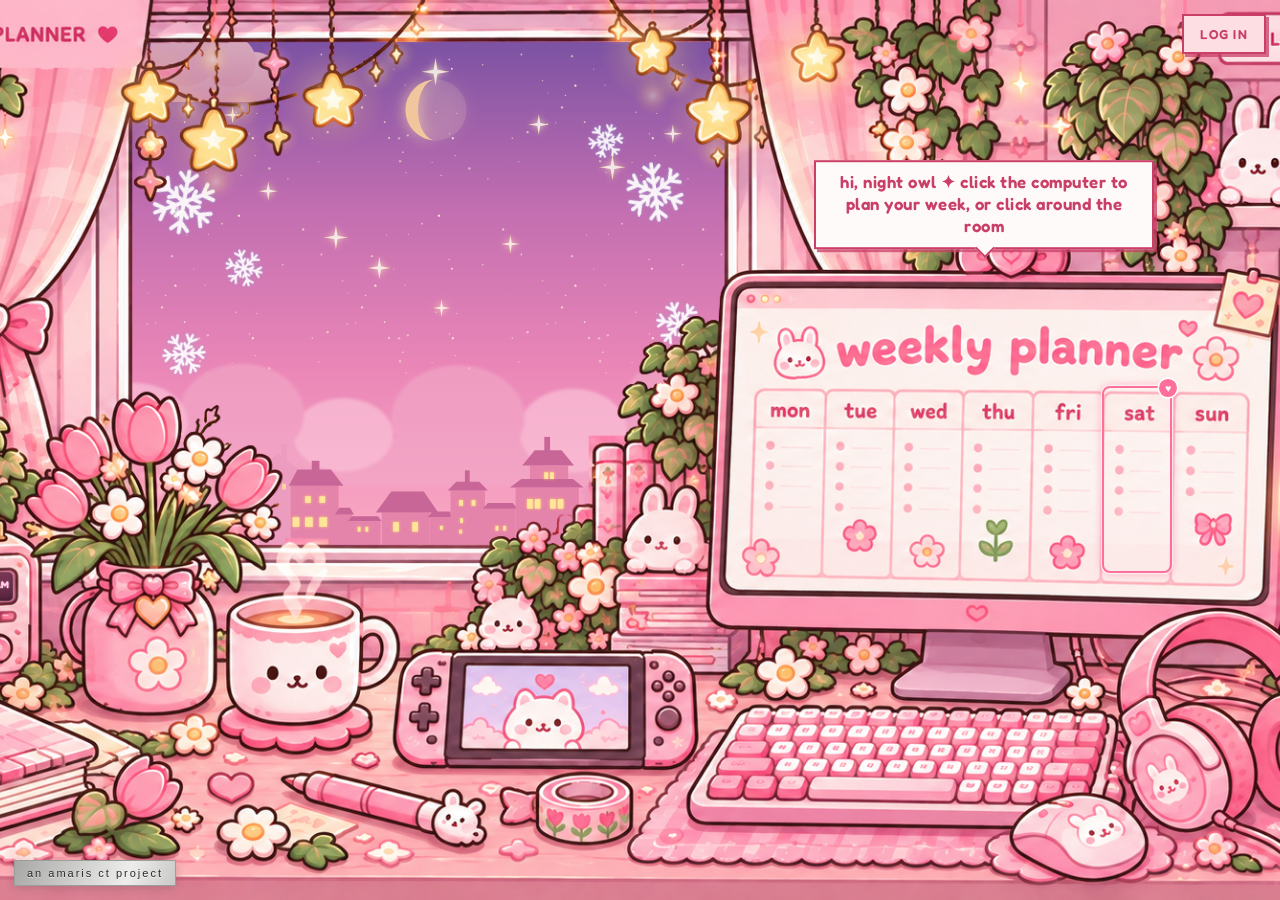
<file: index.html>
<!doctype html>
<html lang="en">
<head>
  <meta charset="UTF-8">
  <meta name="viewport" content="width=device-width,initial-scale=1">
  <meta name="theme-color" content="#f7a9c7">
  <title>The Weekly Planner · amaris ct</title>
  <meta name="description" content="A cozy little room for planning your week, with your own sky and weather outside the window. An amaris ct project.">
  <meta property="og:type" content="website">
  <meta property="og:site_name" content="The Weekly Planner">
  <meta property="og:title" content="The Weekly Planner · amaris ct">
  <meta property="og:description" content="A cozy little room for planning your week, with your own sky and weather outside the window. An amaris ct project.">
  <meta property="og:url" content="https://amarisct.github.io/Weekly-Planner/">
  <meta property="og:image" content="https://amarisct.github.io/Weekly-Planner/assets/preview.jpg">
  <meta property="og:image:width" content="1200">
  <meta property="og:image:height" content="630">
  <meta property="og:image:alt" content="A cozy pink desk room with a computer showing a weekly planner">
  <meta name="twitter:card" content="summary_large_image">
  <meta name="twitter:title" content="The Weekly Planner · amaris ct">
  <meta name="twitter:description" content="A cozy little room for planning your week, with your own sky and weather outside the window. An amaris ct project.">
  <meta name="twitter:image" content="https://amarisct.github.io/Weekly-Planner/assets/preview.jpg">
  <link rel="canonical" href="https://amarisct.github.io/Weekly-Planner/">
  <link rel="icon" href="favicon.ico?v=5" sizes="16x16 32x32 48x48">
  <link rel="icon" href="assets/icons/favicon-16.png?v=5" sizes="16x16" type="image/png">
  <link rel="icon" href="assets/icons/favicon-32.png?v=5" sizes="32x32" type="image/png">
  <link rel="icon" href="assets/icons/favicon-64.png?v=5" sizes="64x64" type="image/png">
  <link rel="apple-touch-icon" href="assets/icons/apple-touch-icon.png">
  <link rel="manifest" href="manifest.webmanifest">
  <meta name="mobile-web-app-capable" content="yes">
  <meta name="apple-mobile-web-app-capable" content="yes">
  <meta name="apple-mobile-web-app-title" content="Weekly Planner">
  <meta name="apple-mobile-web-app-status-bar-style" content="default">
  <link rel="preconnect" href="https://fonts.googleapis.com">
  <link rel="preconnect" href="https://fonts.gstatic.com" crossorigin>
  <link href="https://fonts.googleapis.com/css2?family=Fredoka:wght@500;600;700&family=Nunito:wght@600;700;800&family=Patrick+Hand&display=swap" rel="stylesheet">
  <link rel="preload" as="image" href="assets/room-window-cutout.webp?v=20261030-3" fetchpriority="high">
  <link rel="stylesheet" href="home.css?v=20261030-10">
  <style>
    /* tiny blurred copy of the room, shown instantly while the full picture loads */
    body::before,.scene::before{background-image:url("[data-uri]")}
  </style>
  <noscript><style>.scene-art{opacity:1!important}</style></noscript>
</head>
<body>
  <main class="home">
    <div class="scene" id="scene">
      <!-- The live view outside: sits behind the artwork, seen through the window glass -->
      <div class="outside" id="outside" data-time="night" data-weather="clear" aria-hidden="true">
        <div class="sky"></div>
        <div class="veil"></div>
        <div class="stars"></div>
        <div class="sky-sparkles">
          <i class="sparkle" style="left:50.7%;top:6.4%;--s:3.2;--d:3.2s;--delay:-1.2s"></i>
          <i class="sparkle" style="left:67.8%;top:16.8%;--s:2.4;--d:3.3s;--delay:-1.2s"></i>
          <i class="sparkle" style="left:80.0%;top:25.2%;--s:3.0;--d:3.5s;--delay:-2.5s"></i>
          <i class="sparkle" style="left:63.1%;top:40.3%;--s:2.2;--d:1.8s;--delay:-0.6s"></i>
          <i class="sparkle" style="left:34.2%;top:39.0%;--s:2.8;--d:3.4s;--delay:-1.4s"></i>
          <i class="sparkle" style="left:23.0%;top:29.9%;--s:2.2;--d:3.6s;--delay:-1.2s"></i>
          <i class="sparkle" style="left:17.1%;top:14.9%;--s:2.0;--d:1.9s;--delay:-1.9s"></i>
          <i class="sparkle" style="left:51.7%;top:52.9%;--s:2.0;--d:3.2s;--delay:-0.8s"></i>
          <i class="sparkle" style="left:41.4%;top:45.0%;--s:2.6;--d:2.0s;--delay:-1.0s"></i>
          <i class="sparkle" style="left:90.0%;top:18.6%;--s:2.2;--d:3.5s;--delay:-2.3s"></i>
          <i class="sparkle" style="left:8.0%;top:34.0%;--s:2.0;--d:2.0s;--delay:-0.7s"></i>
        </div>
        <div class="sun"></div>
        <svg class="moon" viewBox="0 0 100 100"><circle class="moon-dark" cx="50" cy="50" r="46"/><path class="moon-lit" d="M50 4 A46 46 0 0 1 50 96 A20 46 0 0 0 50 4Z"/></svg>
        <div class="sky-fx" id="skyFx"></div>
        <div class="clouds" id="skyClouds"></div>
        <div class="deck"></div>
        <div class="horizon"></div>
        <svg class="city" viewBox="386 430 631 142" preserveAspectRatio="none">
          <g class="far">
            <path d="M392 522 416 505 441 522Z M395 522h43v50h-43Z"/>
            <path d="M470 476h6v14h-6Z M436 500 448 488h40l16 12Z M440 500h60v72h-60Z"/>
            <path d="M545 464h6v16h-6Z M518 492 541 474 566 492Z M522 492h40v80h-40Z"/>
            <path d="M858 515 870 500h32l13 15Z M862 515h50v57h-50Z"/>
            <path d="M940 486h6v14h-6Z M913 498h52v74h-52Z M910 498h58v-5h-58Z"/>
            <path d="M965 520 990 503 1017 520Z M968 520h49v52h-49Z"/>
          </g>
          <g class="far-win">
            <rect x="405" y="535" width="4" height="6"/><rect x="421" y="535" width="4" height="6"/>
            <rect x="452" y="512" width="5" height="7"/><rect x="467" y="512" width="5" height="7"/><rect x="481" y="532" width="5" height="7"/>
            <rect x="532" y="505" width="4" height="6"/><rect x="546" y="505" width="4" height="6"/>
            <rect x="875" y="526" width="5" height="7"/><rect x="890" y="526" width="5" height="7"/>
            <rect x="926" y="510" width="5" height="7"/><rect x="946" y="530" width="5" height="7"/><rect x="985" y="535" width="5" height="7"/>
          </g>
          <g class="near">
            <rect class="roof" x="577" y="481" width="8" height="12"/>
            <rect class="wall" x="555" y="507" width="50" height="65"/>
            <path class="roof" d="M553 507 562 490h35l13 17Z"/>
            <rect class="wall" x="603" y="537" width="16" height="35"/>
            <path class="roof" d="M601 537 606 530h11l4 7Z"/>
            <rect class="wall" x="617" y="544" width="32" height="28"/>
            <path class="roof" d="M615 544 619 539h27l4 5Z"/>
            <rect class="wall" x="650" y="535" width="50" height="37"/>
            <path class="roof" d="M644 535 660 513h34l15 22Z"/>
            <rect class="wall" x="700" y="540" width="24" height="32"/>
            <path class="roof" d="M698 540 703 534h18l5 6Z"/>
            <rect class="roof" x="737" y="491" width="5" height="14"/>
            <rect class="wall" x="722" y="512" width="36" height="60"/>
            <path class="roof" d="M719 512 728 503h24l9 9Z"/>
            <rect class="wall" x="758" y="531" width="32" height="41"/>
            <path class="roof" d="M756 531 761 525h26l5 6Z"/>
            <rect class="roof" x="820" y="456" width="6" height="16"/>
            <rect class="wall" x="805" y="486" width="40" height="16"/>
            <path class="roof" d="M797 486 810 470h28l13 16Z"/>
            <rect class="wall" x="790" y="509" width="66" height="63"/>
            <path class="roof" d="M784 509 796 500h54l11 9Z"/>
          </g>
          <g class="win">
            <rect x="570" y="518" width="6" height="7"/><rect x="585" y="518" width="6" height="7"/>
            <rect x="557" y="540" width="7" height="10"/><rect x="570" y="540" width="8" height="10"/><rect x="585" y="540" width="8" height="10"/>
            <rect x="625" y="550" width="3" height="5"/><rect x="633" y="550" width="3" height="5"/>
            <rect x="662" y="545" width="6" height="10"/><rect x="682" y="545" width="6" height="10"/>
            <rect x="711" y="549" width="3" height="4"/>
            <rect x="731" y="522" width="4" height="6"/><rect x="744" y="522" width="4" height="6"/><rect x="732" y="541" width="3" height="5"/><rect x="731" y="553" width="3" height="4"/>
            <rect x="769" y="549" width="3" height="5"/><rect x="777" y="549" width="3" height="5"/>
            <rect x="820" y="493" width="4" height="7"/><rect x="826" y="493" width="4" height="7"/>
            <rect x="802" y="521" width="6" height="10"/><rect x="810" y="521" width="6" height="10"/><rect x="826" y="521" width="6" height="10"/><rect x="834" y="521" width="6" height="10"/>
            <rect x="805" y="549" width="3" height="4"/><rect x="843" y="549" width="3" height="4"/>
          </g>
        </svg>
        <div class="fog"></div>
        <div class="rain far"></div>
        <div class="rain"></div>
        <div class="snow far"></div>
        <div class="snow"></div>
        <div class="flash"></div>
        <div class="glass" id="skyGlass"></div>
      </div>

      <img id="sceneArt" class="scene-art" src="assets/room-window-cutout.webp?v=20261030-3" alt="A cozy pink kawaii desk room for The Weekly Planner" fetchpriority="high" decoding="async">
      <script>
        (function () {
          var art = document.getElementById('sceneArt');
          function ready() { document.documentElement.classList.add('room-ready'); }
          if (art.complete && art.naturalWidth) ready();
          else { art.addEventListener('load', ready); art.addEventListener('error', ready); }
        })();
      </script>
      <div class="daylight" aria-hidden="true"></div>
      <!-- your real week, written onto the planner drawn on the computer screen -->
      <div class="monitor-week" id="monitorWeek" aria-hidden="true"></div>

      <!-- clock radio: the radio's little display shows the real time -->
      <div class="radio-clock" id="radioClock" aria-hidden="true"><span class="rc-icon"></span><span class="rc-time"></span><span class="rc-ampm"></span></div>

      <!-- the string lights in the artwork twinkle -->
      <div class="lights" id="roomLights" aria-hidden="true">
        <i class="light big" style="--x:24.31;--y:10.52;--s:6.6;--d:2.9s;--delay:-1.6s"></i>
        <i class="light big" style="--x:28.29;--y:15.52;--s:6.6;--d:3.7s;--delay:-1.7s"></i>
        <i class="light big" style="--x:35.8;--y:10.89;--s:6.6;--d:3.0s;--delay:-1.8s"></i>
        <i class="light big" style="--x:55.77;--y:5.63;--s:6.6;--d:2.5s;--delay:-1.3s"></i>
        <i class="light big" style="--x:59.93;--y:12.43;--s:6.6;--d:3.2s;--delay:-2.5s"></i>
        <i class="light big" style="--x:65.6;--y:6.4;--s:6.6;--d:2.4s;--delay:-0.7s"></i>
        <i class="light" style="--x:24.49;--y:15.99;--s:2.4;--d:2.3s;--delay:-1.9s"></i>
        <i class="light" style="--x:28.5;--y:20.2;--s:2.4;--d:3.3s;--delay:-0.1s"></i>
        <i class="light" style="--x:32.51;--y:15.2;--s:2.4;--d:3.8s;--delay:-3.6s"></i>
        <i class="light" style="--x:38.6;--y:8.0;--s:2.4;--d:3.2s;--delay:-2.0s"></i>
        <i class="light" style="--x:39.8;--y:6.1;--s:2.4;--d:2.5s;--delay:-0.0s"></i>
        <i class="light" style="--x:41.1;--y:3.0;--s:2.4;--d:3.0s;--delay:-0.2s"></i>
        <i class="light" style="--x:26.8;--y:11.96;--s:2.4;--d:2.5s;--delay:-0.6s"></i>
        <i class="light" style="--x:30.15;--y:11.96;--s:2.4;--d:2.2s;--delay:-1.0s"></i>
        <i class="light" style="--x:53.7;--y:3.0;--s:2.4;--d:2.9s;--delay:-2.4s"></i>
        <i class="light" style="--x:55.8;--y:10.63;--s:2.4;--d:3.0s;--delay:-1.9s"></i>
        <i class="light" style="--x:57.3;--y:8.95;--s:2.4;--d:3.0s;--delay:-2.0s"></i>
        <i class="light" style="--x:59.75;--y:17.0;--s:2.4;--d:2.9s;--delay:-0.8s"></i>
        <i class="light" style="--x:62.3;--y:14.9;--s:2.4;--d:3.8s;--delay:-3.8s"></i>
        <i class="light" style="--x:28.3;--y:6.6;--s:2.4;--d:3.5s;--delay:-2.5s"></i>
        <i class="light pink" style="--x:32.2;--y:6.9;--s:2.4;--d:2.7s;--delay:-0.6s"></i>
        <i class="light pink" style="--x:24.3;--y:19.7;--s:2.4;--d:2.7s;--delay:-0.2s"></i>
      </div>

      <div class="room-dim" aria-hidden="true"></div>
      <div class="room-glow" aria-hidden="true"></div>

      <div class="room-things">
        <button class="thing" type="button" data-thing="window" data-tip="make a wish" aria-label="Look out the window" style="--x:24;--y:6;--w:35;--h:37"></button>
        <button class="thing" type="button" data-thing="star" data-tip="make it sparkle" aria-label="Make the star light sparkle" style="--x:22.51;--y:7.32;--w:3.6;--h:6.4"></button>
        <button class="thing" type="button" data-thing="star" data-tip="make it sparkle" aria-label="Make the star light sparkle" style="--x:26.49;--y:12.32;--w:3.6;--h:6.4"></button>
        <button class="thing" type="button" data-thing="star" data-tip="make it sparkle" aria-label="Make the star light sparkle" style="--x:34.00;--y:7.69;--w:3.6;--h:6.4"></button>
        <button class="thing" type="button" data-thing="star" data-tip="make it sparkle" aria-label="Make the star light sparkle" style="--x:53.97;--y:2.43;--w:3.6;--h:6.4"></button>
        <button class="thing" type="button" data-thing="star" data-tip="make it sparkle" aria-label="Make the star light sparkle" style="--x:58.13;--y:9.23;--w:3.6;--h:6.4"></button>
        <button class="thing" type="button" data-thing="cat" data-tip="pet the cat" aria-label="Pet the cat" style="--x:5;--y:49;--w:10.5;--h:11"></button>
        <button class="thing" type="button" data-thing="radio" aria-label="Turn on the radio" style="--x:1;--y:60;--w:16.5;--h:17"></button>
        <button class="thing" type="button" data-thing="tulips" data-tip="smell the tulips" aria-label="Smell the tulips" style="--x:18;--y:43;--w:12;--h:36"></button>
        <button class="thing" type="button" data-thing="mug" data-tip="take a sip" aria-label="Take a sip of coffee" style="--x:30;--y:61;--w:10;--h:20"></button>
        <button class="thing" type="button" data-thing="console" data-tip="press start" aria-label="Play the game console" style="--x:40;--y:72;--w:18.5;--h:14"></button>
        <button class="thing" type="button" data-thing="bunny" data-tip="say hi" aria-label="Say hi to the bunny" style="--x:54;--y:52;--w:4.3;--h:10"></button>
        <button class="thing" type="button" data-thing="bunny" data-tip="say hi" aria-label="Say hi to the little bunny" style="--x:44;--y:65;--w:5.5;--h:6.5"></button>
        <button class="thing" type="button" data-thing="bunny" data-tip="say hi" aria-label="Say hi to the shelf bunny" style="--x:91;--y:9;--w:7;--h:13"></button>
        <button class="thing" type="button" data-thing="lamp" aria-label="Turn off the lights" style="--x:95;--y:48;--w:5;--h:16"></button>
        <button class="thing" type="button" data-thing="headphones" aria-label="Turn on the music" style="--x:86;--y:70;--w:14;--h:26"></button>
        <a class="thing" data-link="journal" href="login.html?mode=signup" data-tip="make your own planner" aria-label="Sign up for your own planner" style="--x:2.5;--y:77;--w:18.5;--h:16"></a>
        <a class="thing" href="planner.html" data-tip="start planning" aria-label="Open the Weekly Planner from the keyboard" style="--x:58;--y:76;--w:28;--h:20"></a>
      </div>

      <a class="monitor-hit" href="planner.html" data-tip="open your planner ♡" aria-label="Open the Weekly Planner"></a>
      <a class="login-hit" id="homeLogin" href="login.html" data-tip="log in" aria-label="Log in"></a>
      <a class="corner-login" id="cornerLogin" href="login.html">LOG IN</a>

      <div class="room-fx" id="roomFx" aria-hidden="true"></div>

      <div class="account-wrap" id="homeAccountWrap" hidden>
        <button class="account-button" id="homeAccountButton" type="button" aria-expanded="false">
          <span id="homeAccountName">ACCOUNT</span><span aria-hidden="true">▾</span>
        </button>
        <div class="account-menu" id="homeAccountMenu" hidden>
          <a href="planner.html">OPEN PLANNER</a>
          <a href="planner.html?customize=1">CUSTOMIZE</a>
          <button id="homeLogout" type="button">LOG OUT</button>
        </div>
      </div>
    </div>
  </main>
  <nav class="mobile-dock" aria-label="Quick links">
    <a class="dock-button primary" href="planner.html">OPEN PLANNER</a>
    <a class="dock-button" id="dockLogin" href="login.html">LOG IN</a>
  </nav>
  <p class="swipe-hint" aria-hidden="true">← swipe to look around →</p>
  <div class="room-tip" id="roomTip" aria-hidden="true"></div>
  <p class="sr-only" id="roomLive" aria-live="polite"></p>
  <a class="studio-mark" href="https://amarisct.github.io/Amaris/">an amaris ct project</a>
  <script src="home.js?v=20261030-9"></script>
  <script src="sky.js?v=20261030-7"></script>
  <script src="room.js?v=20261030-7"></script>
  <script src="store.js?v=20261030-10"></script>
  <script src="screen.js?v=20261030-10"></script>
  <script src="seasons.js?v=20261030-7"></script>
  <script src="pwa.js" defer></script>
</body>
</html>
</file>
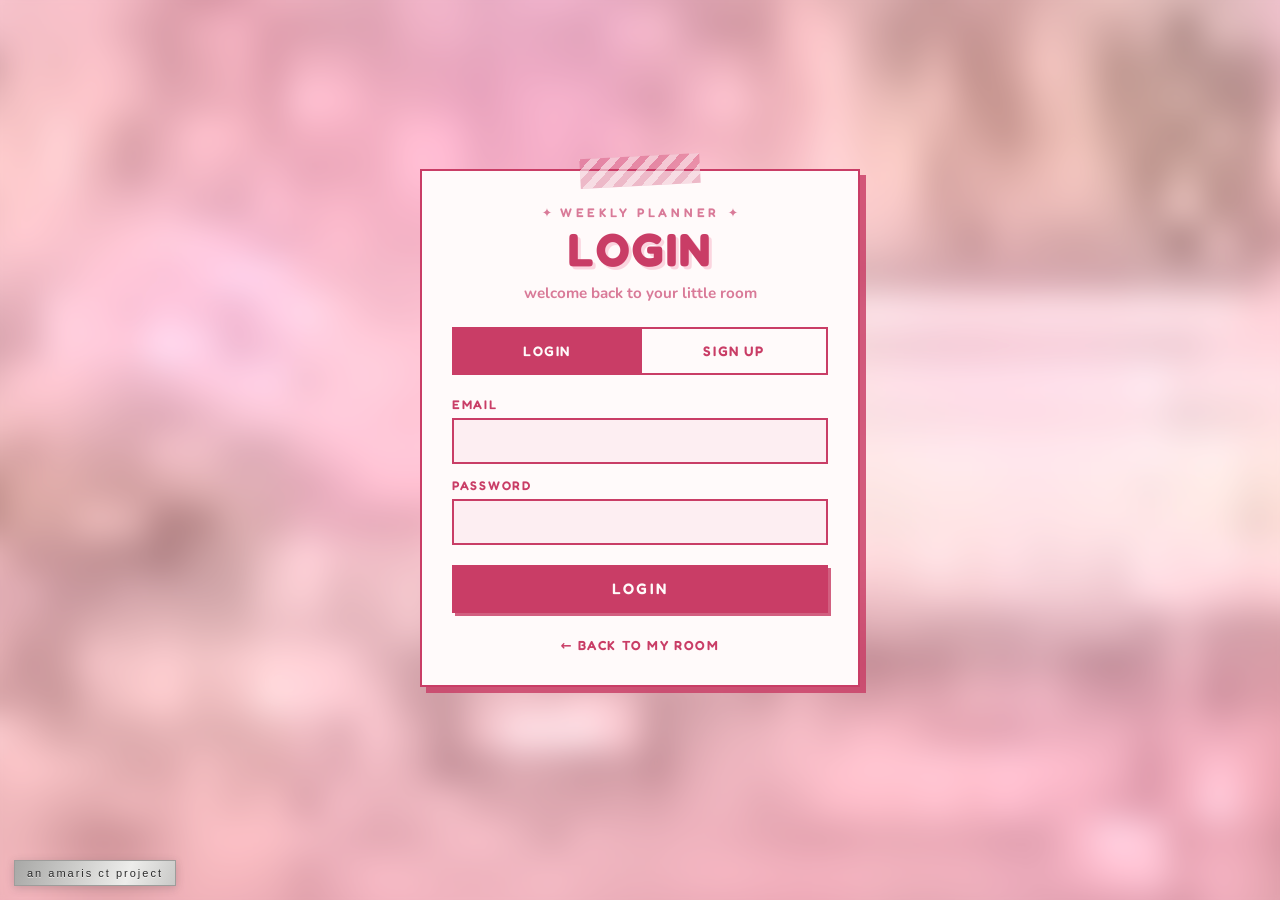
<file: login.html>
<!doctype html>
<html lang="en">
<head>
  <meta charset="UTF-8" />
  <meta name="viewport" content="width=device-width, initial-scale=1.0" />
  <meta name="theme-color" content="#ffe1e8" />
  <title>Login · The Weekly Planner · amaris ct</title>
  <meta name="description" content="Log in or make your own Weekly Planner. An amaris ct project.">
  <meta property="og:type" content="website">
  <meta property="og:site_name" content="The Weekly Planner">
  <meta property="og:title" content="Log in · The Weekly Planner · amaris ct">
  <meta property="og:description" content="Log in or make your own Weekly Planner. An amaris ct project.">
  <meta property="og:url" content="https://amarisct.github.io/Weekly-Planner/login.html">
  <meta property="og:image" content="https://amarisct.github.io/Weekly-Planner/assets/preview.jpg">
  <meta property="og:image:width" content="1200">
  <meta property="og:image:height" content="630">
  <meta property="og:image:alt" content="A cozy pink desk room with a computer showing a weekly planner">
  <meta name="twitter:card" content="summary_large_image">
  <meta name="twitter:title" content="Log in · The Weekly Planner · amaris ct">
  <meta name="twitter:description" content="Log in or make your own Weekly Planner. An amaris ct project.">
  <meta name="twitter:image" content="https://amarisct.github.io/Weekly-Planner/assets/preview.jpg">
  <link rel="canonical" href="https://amarisct.github.io/Weekly-Planner/login.html">
  <link rel="icon" href="favicon.ico?v=5" sizes="16x16 32x32 48x48">
  <link rel="icon" href="assets/icons/favicon-16.png?v=5" sizes="16x16" type="image/png">
  <link rel="icon" href="assets/icons/favicon-32.png?v=5" sizes="32x32" type="image/png">
  <link rel="icon" href="assets/icons/favicon-64.png?v=5" sizes="64x64" type="image/png">
  <link rel="apple-touch-icon" href="assets/icons/apple-touch-icon.png">
  <link rel="manifest" href="manifest.webmanifest">
  <meta name="mobile-web-app-capable" content="yes">
  <meta name="apple-mobile-web-app-capable" content="yes">
  <meta name="apple-mobile-web-app-title" content="Weekly Planner">
  <meta name="apple-mobile-web-app-status-bar-style" content="default">
  <link rel="preconnect" href="https://fonts.googleapis.com">
  <link rel="preconnect" href="https://fonts.gstatic.com" crossorigin>
  <link href="https://fonts.googleapis.com/css2?family=Fredoka:wght@500;600;700&family=Nunito:wght@600;700;800&display=swap" rel="stylesheet">
  <style>
    :root{
      --ink:#c93d66;
      --ink-strong:#8f2a4a;
      --ink-soft:#d97a98;
      --paper:#fffafa;
      --tint:#fdeef2;
      --drop:rgba(201,61,102,.82);
      --font-display:"Fredoka","Nunito",ui-rounded,system-ui,sans-serif;
      --font-body:"Nunito",ui-rounded,system-ui,sans-serif;
    }
    *{box-sizing:border-box}
    html,body{margin:0;min-height:100%}
    body{
      min-height:100vh;min-height:100dvh;display:grid;place-items:center;
      padding:28px 18px 72px;position:relative;
      color:var(--ink-strong);font-family:var(--font-body);
      background:#f7b3c8;-webkit-font-smoothing:antialiased;
    }
    body::before{
      content:"";position:fixed;inset:-24px;z-index:-2;
      background:url("[data-uri]") 70% center/cover no-repeat;
      filter:blur(12px) saturate(1.05);
    }
    body::after{
      content:"";position:fixed;inset:0;z-index:-1;
      background:rgba(255,226,235,.38);
    }
    button,input{font:inherit;color:inherit}

    .auth-shell{
      position:relative;width:min(100%,440px);
      background:var(--paper);border:2px solid var(--ink);
      box-shadow:6px 6px 0 var(--drop);
      padding:34px 30px 26px;
    }
    /* washi tape */
    .auth-shell::before{
      content:"";position:absolute;top:-15px;left:50%;width:120px;height:30px;
      transform:translateX(-50%) rotate(-3deg);pointer-events:none;
      background:
        repeating-linear-gradient(-45deg,transparent 0 7px,rgba(255,250,250,.55) 7px 14px),
        rgba(201,61,102,.34);
    }

    .brand{text-align:center}
    .eyebrow{
      margin:0 0 6px;font-family:var(--font-display);font-weight:600;
      font-size:.78rem;letter-spacing:.3em;text-transform:uppercase;color:var(--ink-soft)
    }
    .eyebrow::before,.eyebrow::after{content:"✦";margin:0 .6em;letter-spacing:0}
    h1{
      margin:0;font-family:var(--font-display);font-weight:700;
      font-size:2.9rem;line-height:1;letter-spacing:.05em;color:var(--ink);
      text-shadow:3px 3px 0 #fbd5df
    }
    .subtitle{margin:10px 0 0;font-weight:700;font-size:.95rem;color:var(--ink-soft)}

    .tabs{display:grid;grid-template-columns:1fr 1fr;margin:24px 0 22px;border:2px solid var(--ink)}
    .tab{
      height:44px;border:0;border-radius:0;background:var(--paper);color:var(--ink);cursor:pointer;
      font-family:var(--font-display);font-weight:600;letter-spacing:.12em;font-size:.86rem
    }
    .tab + .tab{border-left:2px solid var(--ink)}
    .tab:hover{background:var(--tint)}
    .tab.active{background:var(--ink);color:var(--paper)}

    form{display:grid;gap:14px}
    label{
      display:grid;gap:6px;font-family:var(--font-display);font-weight:600;
      font-size:.78rem;letter-spacing:.14em;text-transform:uppercase;color:var(--ink)
    }
    input{
      height:46px;border:2px solid var(--ink);border-radius:0;
      background:var(--tint);color:var(--ink-strong);padding:0 12px;
      font-family:var(--font-body);font-weight:700;font-size:1rem;letter-spacing:0;text-transform:none
    }
    input:focus{background:var(--paper)}
    .submit{
      height:48px;margin-top:6px;border:2px solid var(--ink);border-radius:0;
      background:var(--ink);color:var(--paper);cursor:pointer;
      box-shadow:3px 3px 0 var(--drop);
      font-family:var(--font-display);font-weight:600;letter-spacing:.14em;font-size:.95rem;
      transition:transform 120ms ease,box-shadow 120ms ease,background 120ms ease
    }
    .submit:hover{background:var(--ink-strong);transform:translate(-1px,-1px);box-shadow:4px 4px 0 var(--drop)}
    .submit:active{transform:translate(2px,2px);box-shadow:1px 1px 0 var(--drop)}

    .message{min-height:22px;margin:14px 0 0;font-weight:700;font-size:.9rem;text-align:center;color:var(--ink)}
    .message:empty{min-height:0;margin:0}
    .back{
      display:block;width:max-content;margin:18px auto 0;padding:6px 8px;
      font-family:var(--font-display);font-weight:600;font-size:.82rem;letter-spacing:.12em;
      color:var(--ink);text-decoration:none
    }
    .back:hover{text-decoration:underline;text-underline-offset:4px}
    .hidden{display:none}

    .tab:focus-visible,input:focus-visible,.submit:focus-visible,.back:focus-visible,.studio-mark:focus-visible{
      outline:3px solid var(--ink);outline-offset:3px
    }

    /* amaris ct studio mark: small silver link back to the parent studio */
    .studio-mark{position:fixed;left:14px;bottom:14px;padding:7px 12px 6px;font:400 11px/1 Arial,sans-serif;letter-spacing:2px;text-decoration:none;color:#2b2b2b;background:linear-gradient(110deg,#a8a8a6,#ededeb 70%,#c9c9c7);border:1px solid #9d9d9b;box-shadow:0 2px 8px rgba(60,60,60,.22);text-shadow:0 1px 0 rgba(255,255,255,.6)}
    .studio-mark:hover{background:linear-gradient(110deg,#b8b8b6,#f6f6f4 70%,#d4d4d2);color:#000}

    @media(max-width:480px){
      .auth-shell{padding:30px 20px 22px}
      h1{font-size:2.4rem}
      .studio-mark{left:50%;transform:translateX(-50%);bottom:12px;font-size:10px;letter-spacing:1.5px}
    }
    @media(prefers-reduced-motion:reduce){.submit{transition:none}}
  </style>
</head>
<body>
  <main class="auth-shell">
    <div class="brand">
      <p class="eyebrow">weekly planner</p>
      <h1 id="authTitle">LOGIN</h1>
      <p class="subtitle" id="authSubtitle">welcome back to your little room</p>
    </div>

    <div class="tabs" role="group" aria-label="Login or sign up">
      <button class="tab active" id="loginTab" type="button">LOGIN</button>
      <button class="tab" id="signupTab" type="button">SIGN UP</button>
    </div>

    <form id="loginForm">
      <label>
        Email
        <input id="loginEmail" type="email" autocomplete="email" required>
      </label>
      <label>
        Password
        <input id="loginPassword" type="password" autocomplete="current-password" required>
      </label>
      <button class="submit" type="submit">LOGIN</button>
    </form>

    <form id="signupForm" class="hidden">
      <label>
        Name
        <input id="signupName" type="text" autocomplete="name" required>
      </label>
      <label>
        Email
        <input id="signupEmail" type="email" autocomplete="email" required>
      </label>
      <label>
        Password
        <input id="signupPassword" type="password" minlength="6" autocomplete="new-password" required>
      </label>
      <button class="submit" type="submit">CREATE ACCOUNT</button>
    </form>

    <p class="message" id="message" aria-live="polite"></p>
    <a class="back" href="index.html">← BACK TO MY ROOM</a>
  </main>

  <a class="studio-mark" href="https://amarisct.github.io/Amaris/">an amaris ct project</a>

  <script src="auth.js?v=20261030-1"></script>
  <script src="pwa.js" defer></script>
</body>
</html>
</file>
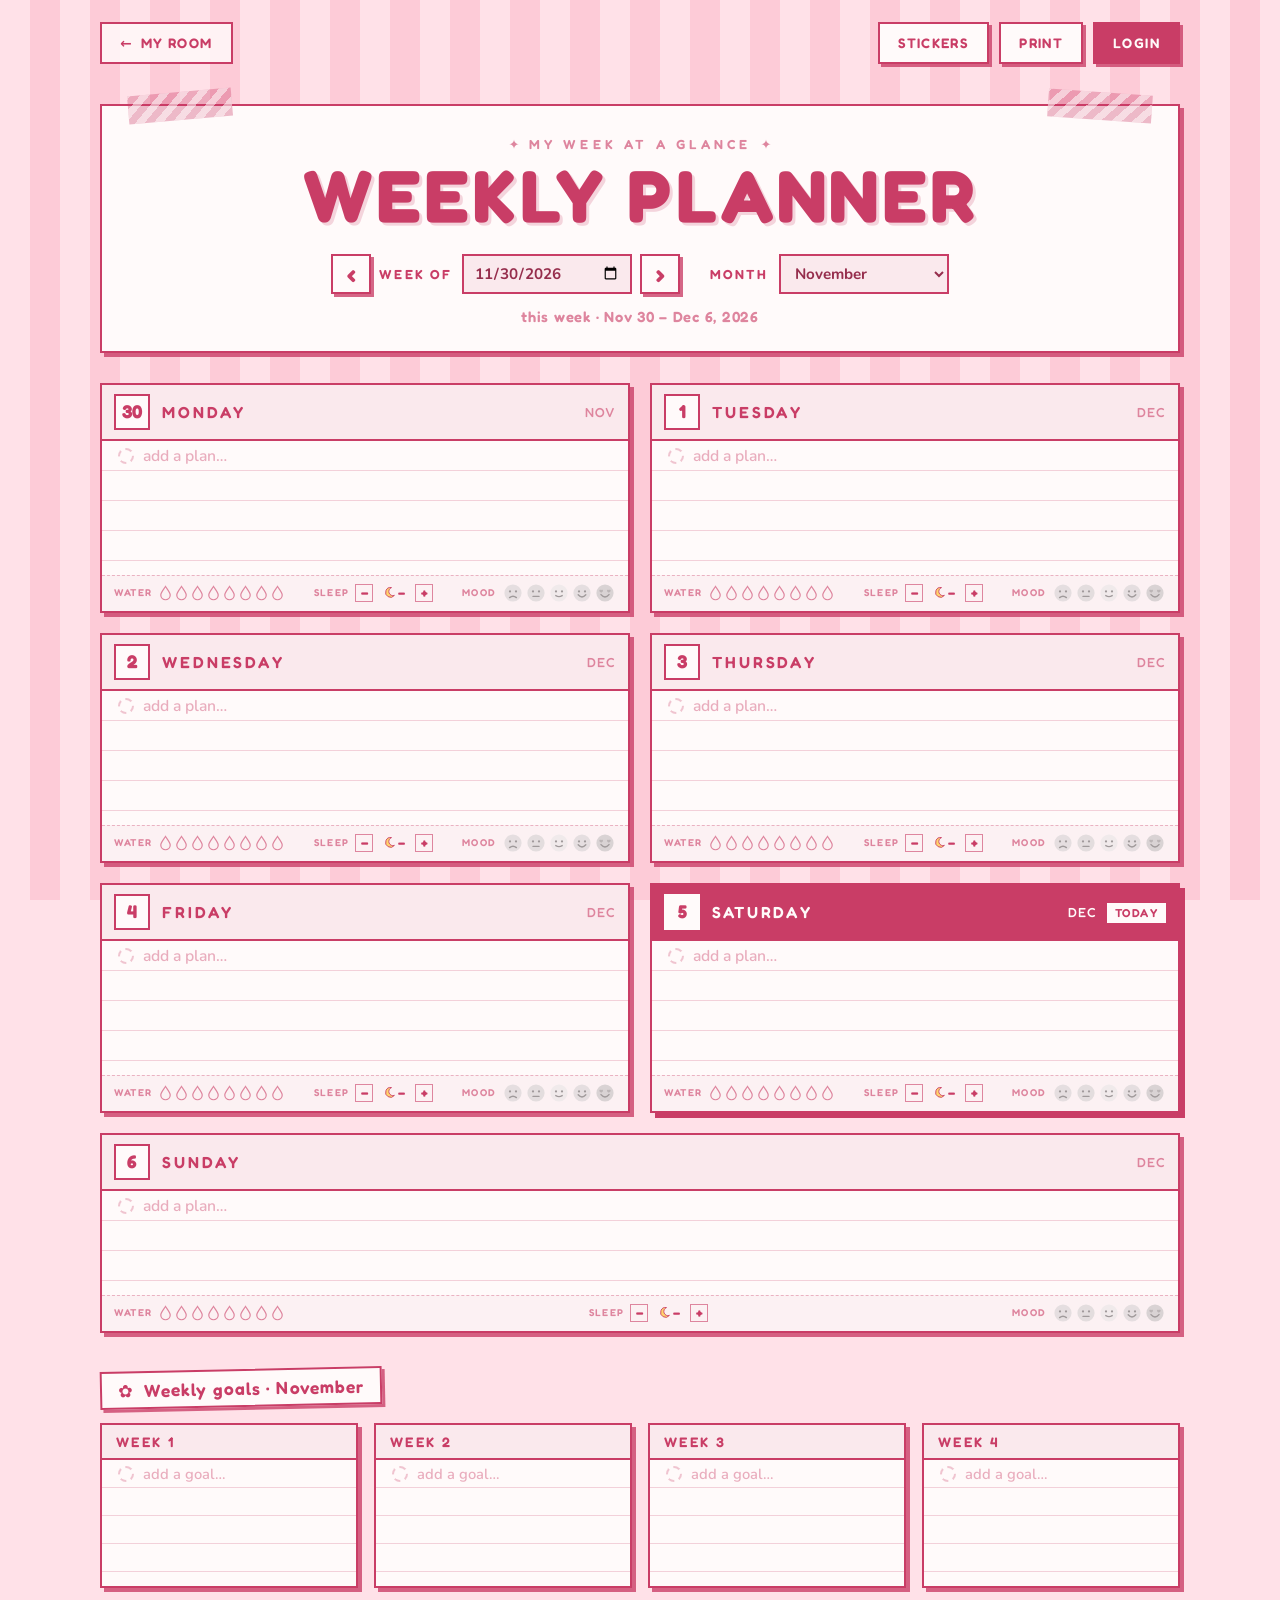
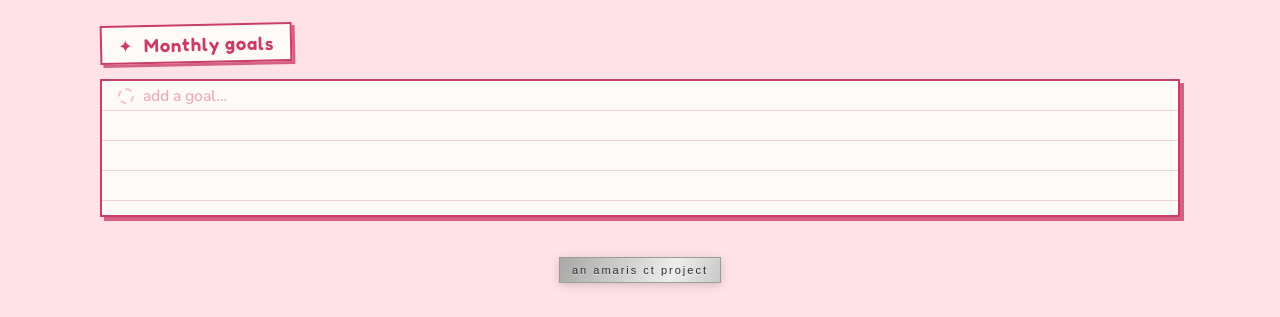
<file: planner.html>
<!doctype html>
<html lang="en">
<head>
  <meta charset="UTF-8" />
  <meta name="viewport" content="width=device-width, initial-scale=1.0" />
  <meta name="theme-color" content="#ffe1e8" />
  <title>The Weekly Planner · amaris ct</title>
  <meta name="description" content="Plan your week, set weekly and monthly goals, and make it yours. An amaris ct project.">
  <meta property="og:type" content="website">
  <meta property="og:site_name" content="The Weekly Planner">
  <meta property="og:title" content="The Weekly Planner · amaris ct">
  <meta property="og:description" content="Plan your week, set weekly and monthly goals, and make it yours. An amaris ct project.">
  <meta property="og:url" content="https://amarisct.github.io/Weekly-Planner/planner.html">
  <meta property="og:image" content="https://amarisct.github.io/Weekly-Planner/assets/preview.jpg">
  <meta property="og:image:width" content="1200">
  <meta property="og:image:height" content="630">
  <meta property="og:image:alt" content="A cozy pink desk room with a computer showing a weekly planner">
  <meta name="twitter:card" content="summary_large_image">
  <meta name="twitter:title" content="The Weekly Planner · amaris ct">
  <meta name="twitter:description" content="Plan your week, set weekly and monthly goals, and make it yours. An amaris ct project.">
  <meta name="twitter:image" content="https://amarisct.github.io/Weekly-Planner/assets/preview.jpg">
  <link rel="canonical" href="https://amarisct.github.io/Weekly-Planner/planner.html">
  <link rel="icon" href="favicon.ico?v=5" sizes="16x16 32x32 48x48">
  <link rel="icon" href="assets/icons/favicon-16.png?v=5" sizes="16x16" type="image/png">
  <link rel="icon" href="assets/icons/favicon-32.png?v=5" sizes="32x32" type="image/png">
  <link rel="icon" href="assets/icons/favicon-64.png?v=5" sizes="64x64" type="image/png">
  <link rel="apple-touch-icon" href="assets/icons/apple-touch-icon.png">
  <link rel="manifest" href="manifest.webmanifest">
  <meta name="mobile-web-app-capable" content="yes">
  <meta name="apple-mobile-web-app-capable" content="yes">
  <meta name="apple-mobile-web-app-title" content="Weekly Planner">
  <meta name="apple-mobile-web-app-status-bar-style" content="default">
  <link rel="preconnect" href="https://fonts.googleapis.com">
  <link rel="preconnect" href="https://fonts.gstatic.com" crossorigin>
  <link href="https://fonts.googleapis.com/css2?family=Fredoka:wght@500;600;700&family=Nunito:wght@500;600;700;800&display=swap" rel="stylesheet">
  <link rel="stylesheet" href="style.css?v=20261030-10" />
</head>
<body>
  <nav class="toolbar" aria-label="Planner actions">
    <a class="btn btn-quiet home-button" href="index.html"><span aria-hidden="true">←</span> MY ROOM</a>

    <div class="toolbar-right">
      <button class="btn stickers-button" id="stickersButton" type="button" aria-controls="stickerSheet" aria-expanded="false">STICKERS</button>
      <button class="btn print-button" id="printButton" type="button" aria-label="Print weekly planner">PRINT</button>
      <button class="btn customize-button is-hidden" id="customizeButton" type="button" aria-controls="themePanel" aria-expanded="false">CUSTOMIZE</button>
      <a class="btn btn-solid login-button" id="loginButton" href="login.html">LOGIN</a>

      <div class="account-wrap is-hidden" id="accountWrap">
        <button class="btn btn-solid account-button" id="accountButton" type="button" aria-haspopup="menu" aria-expanded="false">
          <span id="accountName">ACCOUNT</span><span class="caret" aria-hidden="true">▾</span>
        </button>
        <div class="account-menu" id="accountMenu" role="menu" hidden>
          <button type="button" id="menuCustomize" role="menuitem">CUSTOMIZE</button>
          <a href="index.html" role="menuitem">MY ROOM</a>
          <button type="button" id="logoutButton" role="menuitem">LOG OUT</button>
        </div>
      </div>
    </div>
  </nav>

  <aside class="theme-panel" id="themePanel" aria-hidden="true" aria-labelledby="themePanelTitle">
    <div class="theme-panel-header">
      <div>
        <p class="theme-kicker">make it yours</p>
        <h2 id="themePanelTitle">Customize</h2>
      </div>
      <button class="panel-close" id="closeThemePanel" type="button" aria-label="Close customize panel">×</button>
    </div>

    <div class="theme-controls">
      <section class="panel-group">
        <h3>Themes</h3>
        <div class="theme-presets" aria-label="Theme presets">
          <button type="button" class="preset-button preset-pink" data-preset="pink"><i aria-hidden="true"></i>PINK</button>
          <button type="button" class="preset-button preset-cream" data-preset="cream"><i aria-hidden="true"></i>CREAM</button>
          <button type="button" class="preset-button preset-lavender" data-preset="lavender"><i aria-hidden="true"></i>LAVENDER</button>
          <button type="button" class="preset-button preset-dark" data-preset="dark"><i aria-hidden="true"></i>DARK</button>
        </div>
      </section>

      <section class="panel-group">
        <h3>Background</h3>
        <label class="theme-control">
          <span>Style</span>
          <select id="backgroundStyle">
            <option value="stripes">Stripes</option>
            <option value="solid">Solid color</option>
            <option value="image">Image</option>
          </select>
        </label>

        <div class="image-options" id="imageOptions">
          <label class="background-drop-zone" id="backgroundDropZone" for="backgroundImageFile" tabindex="0">
            <input class="background-file-input" id="backgroundImageFile" type="file" accept="image/*">
            <strong>DROP AN IMAGE HERE</strong>
            <span>or click to choose a photo</span>
          </label>

          <div class="background-preview" id="backgroundPreview" hidden>
            <img id="backgroundPreviewImage" alt="Selected background preview">
            <button class="remove-background-image" id="removeBackgroundImage" type="button">REMOVE IMAGE</button>
          </div>

          <label class="theme-control">
            <span>Or paste an image link</span>
            <input id="backgroundImageUrl" type="url" placeholder="https://example.com/image.jpg">
          </label>

          <label class="theme-control">
            <span>Layout</span>
            <select id="backgroundSize">
              <option value="cover">One big background — cover</option>
              <option value="contain">One big background — fit</option>
              <option value="stretch">Stretch to page</option>
              <option value="auto">Original size</option>
              <option value="pattern">Repeat as pattern</option>
              <option value="repeat-x">Repeat across</option>
              <option value="repeat-y">Repeat down</option>
            </select>
          </label>

          <label class="theme-control">
            <span>Position</span>
            <select id="backgroundPosition">
              <option value="center center">Center</option>
              <option value="center top">Top</option>
              <option value="center bottom">Bottom</option>
              <option value="left center">Left</option>
              <option value="right center">Right</option>
              <option value="left top">Top left</option>
              <option value="right top">Top right</option>
              <option value="left bottom">Bottom left</option>
              <option value="right bottom">Bottom right</option>
            </select>
          </label>

          <label class="theme-control pattern-scale-control" id="patternScaleWrap">
            <span>Pattern size <output id="patternScaleValue">180px</output></span>
            <input id="patternScale" type="range" min="40" max="500" step="10" value="180">
          </label>

          <p class="image-helper">Use <b>cover</b> for one big photo, or <b>repeat as pattern</b> for a Tumblr-style tiled background.</p>
        </div>
      </section>

      <section class="panel-group">
        <h3>Colors</h3>
        <div class="swatch-list">
          <label class="theme-control swatch-control">
            <span>Page</span>
            <input id="pageColor" type="color" value="#ffe1e8">
          </label>
          <label class="theme-control swatch-control" id="stripeControl">
            <span>Stripes</span>
            <input id="stripeColor" type="color" value="#fdcbd7">
          </label>
          <label class="theme-control swatch-control">
            <span>Planner boxes</span>
            <input id="paperColor" type="color" value="#fffafa">
          </label>
          <label class="theme-control swatch-control">
            <span>Text + borders</span>
            <input id="accentColor" type="color" value="#c93d66">
          </label>
        </div>
      </section>

      <button class="theme-reset" id="resetTheme" type="button">RESET TO ORIGINAL</button>
      <p class="theme-note">Changes show instantly and save to your account on this browser.</p>
    </div>
  </aside>
  <div class="panel-backdrop" id="panelBackdrop" hidden></div>

  <main class="planner" id="planner" aria-label="Weekly planner">
    <header class="planner-box planner-header" data-card="header">
      <p class="eyebrow" id="plannerEyebrow">my week at a glance</p>
      <h1>WEEKLY PLANNER</h1>

      <div class="date-fields" aria-label="Choose a week">
        <div class="week-nav">
          <button class="week-arrow" id="prevWeek" type="button" aria-label="Previous week">‹</button>
          <label class="field-group" for="weekOf">
            <span>Week of</span>
            <input id="weekOf" type="date" aria-label="Pick any day in the week" />
          </label>
          <button class="week-arrow" id="nextWeek" type="button" aria-label="Next week">›</button>
        </div>

        <label class="field-group" for="month">
          <span>Month</span>
          <select id="month" aria-label="Month for your goals"></select>
        </label>
      </div>
      <p class="week-status"><span id="weekRange"></span><button class="this-week" id="thisWeek" type="button" hidden>back to this week ♡</button></p>
    </header>

    <section class="days-grid" aria-label="Days of the week">
      <article class="planner-box day-box" data-day="0" data-card="monday">
        <div class="day-head"><span class="day-num" aria-hidden="true"></span><h2>MONDAY</h2><span class="day-date"></span><button class="carry" type="button" data-carry="monday" hidden></button></div>
        <ul class="lined-field todo-list" data-list="monday" aria-label="Monday plans"></ul>
        <div class="habits" data-habits="monday"></div>
      </article>
      <article class="planner-box day-box" data-day="1" data-card="tuesday">
        <div class="day-head"><span class="day-num" aria-hidden="true"></span><h2>TUESDAY</h2><span class="day-date"></span><button class="carry" type="button" data-carry="tuesday" hidden></button></div>
        <ul class="lined-field todo-list" data-list="tuesday" aria-label="Tuesday plans"></ul>
        <div class="habits" data-habits="tuesday"></div>
      </article>
      <article class="planner-box day-box" data-day="2" data-card="wednesday">
        <div class="day-head"><span class="day-num" aria-hidden="true"></span><h2>WEDNESDAY</h2><span class="day-date"></span><button class="carry" type="button" data-carry="wednesday" hidden></button></div>
        <ul class="lined-field todo-list" data-list="wednesday" aria-label="Wednesday plans"></ul>
        <div class="habits" data-habits="wednesday"></div>
      </article>
      <article class="planner-box day-box" data-day="3" data-card="thursday">
        <div class="day-head"><span class="day-num" aria-hidden="true"></span><h2>THURSDAY</h2><span class="day-date"></span><button class="carry" type="button" data-carry="thursday" hidden></button></div>
        <ul class="lined-field todo-list" data-list="thursday" aria-label="Thursday plans"></ul>
        <div class="habits" data-habits="thursday"></div>
      </article>
      <article class="planner-box day-box" data-day="4" data-card="friday">
        <div class="day-head"><span class="day-num" aria-hidden="true"></span><h2>FRIDAY</h2><span class="day-date"></span><button class="carry" type="button" data-carry="friday" hidden></button></div>
        <ul class="lined-field todo-list" data-list="friday" aria-label="Friday plans"></ul>
        <div class="habits" data-habits="friday"></div>
      </article>
      <article class="planner-box day-box" data-day="5" data-card="saturday">
        <div class="day-head"><span class="day-num" aria-hidden="true"></span><h2>SATURDAY</h2><span class="day-date"></span><button class="carry" type="button" data-carry="saturday" hidden></button></div>
        <ul class="lined-field todo-list" data-list="saturday" aria-label="Saturday plans"></ul>
        <div class="habits" data-habits="saturday"></div>
      </article>
      <article class="planner-box day-box sunday-box" data-day="6" data-card="sunday">
        <div class="day-head"><span class="day-num" aria-hidden="true"></span><h2>SUNDAY</h2><span class="day-date"></span><button class="carry" type="button" data-carry="sunday" hidden></button></div>
        <ul class="lined-field todo-list" data-list="sunday" aria-label="Sunday plans"></ul>
        <div class="habits" data-habits="sunday"></div>
      </article>
    </section>

    <section class="goals-section" aria-labelledby="weeklyGoalsHeading">
      <h2 class="section-label" id="weeklyGoalsHeading"><span aria-hidden="true">✿</span> <span id="goalsMonthLabel">Weekly goals</span></h2>
      <div class="weekly-goals-grid">
        <article class="planner-box goal-box" data-card="week1"><h3>WEEK 1</h3><ul class="lined-field goal-lines todo-list" data-list="week1" data-goal="1" aria-label="Week 1 goals"></ul></article>
        <article class="planner-box goal-box" data-card="week2"><h3>WEEK 2</h3><ul class="lined-field goal-lines todo-list" data-list="week2" data-goal="1" aria-label="Week 2 goals"></ul></article>
        <article class="planner-box goal-box" data-card="week3"><h3>WEEK 3</h3><ul class="lined-field goal-lines todo-list" data-list="week3" data-goal="1" aria-label="Week 3 goals"></ul></article>
        <article class="planner-box goal-box" data-card="week4"><h3>WEEK 4</h3><ul class="lined-field goal-lines todo-list" data-list="week4" data-goal="1" aria-label="Week 4 goals"></ul></article>
      </div>
    </section>

    <section class="monthly-section" aria-labelledby="monthlyGoalsHeading">
      <h2 class="section-label" id="monthlyGoalsHeading"><span aria-hidden="true">✦</span> Monthly goals</h2>
      <article class="planner-box monthly-box" data-card="monthly"><ul class="lined-field monthly-lines todo-list" data-list="monthly" data-goal="1" aria-label="Monthly goals"></ul></article>
    </section>
  </main>

  <div class="toast" id="toast" role="status" aria-live="polite" hidden></div>

  <aside class="sticker-sheet" id="stickerSheet" aria-label="Sticker sheet" hidden>
    <div class="sheet-head">
      <p><strong>Stickers</strong> <span class="sheet-hint">drag one onto your planner, or tap to add it</span></p>
      <button class="panel-close" id="closeStickers" type="button" aria-label="Close sticker sheet">×</button>
    </div>
    <div class="sheet-grid" id="stickerGrid"></div>
  </aside>

  <footer class="planner-footer">
    <a class="studio-mark" href="https://amarisct.github.io/Amaris/">an amaris ct project</a>
  </footer>

  <script src="store.js?v=20261030-10"></script>
  <script src="script.js?v=20261030-10"></script>
  <script src="planner.js?v=20261030-10"></script>
  <script src="stickers.js?v=20261030-10"></script>
  <script src="pwa.js" defer></script>
</body>
</html>
</file>
<file: home.css>
*{box-sizing:border-box}
html,body{margin:0;min-height:100%;font-family:"Nunito",sans-serif}
body{background:#efa0bd;overflow:hidden;position:relative}
body::before{content:"";position:fixed;inset:-18px;z-index:0;pointer-events:none;background:#efa0bd center/cover no-repeat;filter:blur(10px) saturate(1.03);transform:scale(1.035)}
body::after{content:"";position:fixed;inset:0;z-index:0;pointer-events:none;background:rgba(255,214,229,.06)}
:root{--vh:100vh}
@supports (height:100dvh){:root{--vh:100dvh}}
/* The room fills the whole screen like a wallpaper ("cover"). Extra height is
   trimmed from the bottom of the desk first (up to 16%), so the top of the room
   (sign + login) stays in view; any more is trimmed evenly. */
.home{position:relative;z-index:1;width:100vw;height:var(--vh);overflow:hidden;background:transparent}
.scene{
  --sw:max(100vw,calc(var(--vh) * 1.777895));
  position:absolute;
  width:var(--sw);
  /* on squarer screens keep the whole computer in view: trim at most 5% from the right */
  left:calc(-1 * (var(--sw) - 100vw - min((var(--sw) - 100vw) / 2,0.05 * var(--sw))));
  top:calc(-1 * max(0px,(0.84 * max(var(--vh),calc(100vw / 1.777895)) - var(--vh)) / 2));
  aspect-ratio:1672/941;
  overflow:hidden;
  background:transparent;
}
.scene-art{position:absolute;inset:0;z-index:1;width:100%;height:100%;object-fit:cover;display:block;user-select:none;pointer-events:none}
.monitor-hit{
  position:absolute;left:58.3%;top:30.2%;width:35.6%;height:42.8%;
  z-index:20;border-radius:2.2%;background:transparent;
}
.monitor-hit:hover,.monitor-hit:focus,.monitor-hit:focus-visible,.monitor-hit:active{box-shadow:none;outline:none;background:transparent}
.login-hit{
  position:absolute;right:1.8%;top:1.4%;width:8.5%;height:6.8%;
  z-index:22;background:transparent;border-radius:0;
}
/* Logged-in account button: sits exactly over the LOGIN button drawn in the art,
   matching its blush fill and raspberry outline (with sharp corners). */
.scene{container-type:inline-size}
.account-wrap{position:absolute;right:.8%;top:1.4%;z-index:30}
.account-button{
  min-width:8.1cqw;height:3.2cqw;min-height:30px;padding:0 1.1cqw;
  border:2px solid #ca3f67;border-radius:0;background:#fddee3;color:#ca3f67;
  box-shadow:3px 3px 0 rgba(202,63,103,.75);
  font:600 clamp(10px,.9cqw,15px)/1 "Fredoka","Nunito",ui-rounded,sans-serif;letter-spacing:.1em;
  display:flex;align-items:center;justify-content:center;gap:.6em;cursor:pointer;white-space:nowrap;
  transition:transform 120ms ease,box-shadow 120ms ease,background 120ms ease;
}
.account-button:hover{background:#fff4f7;transform:translate(-1px,-1px);box-shadow:4px 4px 0 rgba(202,63,103,.75)}
.account-button:active{transform:translate(2px,2px);box-shadow:1px 1px 0 rgba(202,63,103,.75)}
.account-menu{
  position:absolute;right:0;top:calc(100% + 8px);min-width:190px;padding:6px;
  border:2px solid #ca3f67;border-radius:0;background:#fffafa;box-shadow:4px 4px 0 rgba(202,63,103,.75)
}
.account-menu[hidden]{display:none}
.account-menu a,.account-menu button{
  width:100%;min-height:42px;border:0;border-radius:0;background:transparent;color:#ca3f67;
  display:flex;align-items:center;padding:0 12px;text-decoration:none;text-align:left;
  font:600 13px "Fredoka","Nunito",ui-rounded,sans-serif;letter-spacing:.1em;cursor:pointer
}
.account-menu a:hover,.account-menu button:hover{background:#fde4ea}
.account-button:focus-visible,.account-menu a:focus-visible,.account-menu button:focus-visible,
.monitor-hit:focus-visible,.login-hit:focus-visible,.dock-button:focus-visible{outline:3px solid #ca3f67;outline-offset:3px}

/* Phone dock: only shown on portrait phones, where the drawn LOGIN button is off-screen */
.mobile-dock{display:none}
.swipe-hint{display:none}

/* ==========================================================
   Live window: the visitor's own sky, time of day and weather.
   Lives behind the artwork (whose window glass is see-through).
   ========================================================== */
.outside{
  position:absolute;z-index:0;overflow:hidden;pointer-events:none;
  left:23.086%;top:4.357%;width:37.739%;height:56.43%;
  --cover:.15;--rain-o:0;--snow-o:0;--fog-o:0;--sun-up:0;--moon-up:1;
  --sun-x:50%;--sun-y:30%;--moon-x:50%;--moon-y:26%;
  --veil:#bdb8c9;--veil-o:0;--veil-b:1;--cloud-b:1;--city-f:none;
}
.outside > *{position:absolute}

/* time of day palettes (night is based on the artwork's own sky) */
.outside[data-time="night"]{
  --sky-1:#7b52a3;--sky-2:#c06db0;--sky-3:#ea86b7;--sky-4:#fbaac4;
  --cloud:#f2a9c8;--cloud-hi:#fcc9dc;--far:#ec9cbf;--wall:#e584ab;--roof:#c86697;
  --win:#ffe59a;--win-o:1;--night:1;--veil-b:.42;--cloud-b:.86;
}
.outside[data-time="dusk"]{
  --sky-1:#7a62b4;--sky-2:#cf7ab4;--sky-3:#f799ab;--sky-4:#ffc79f;
  --cloud:#f8b0c6;--cloud-hi:#ffd6c9;--far:#eda4c0;--wall:#e18aaa;--roof:#c56d96;
  --win:#ffe39a;--win-o:.92;--night:.35;--veil-b:.7;--cloud-b:.95;
}
.outside[data-time="dawn"]{
  --sky-1:#a8b8ee;--sky-2:#d9b4e2;--sky-3:#fbbfd0;--sky-4:#ffdcc0;
  --cloud:#fff1f5;--cloud-hi:#ffffff;--far:#f4bfd3;--wall:#efabc4;--roof:#d98bac;
  --win:#fff0c4;--win-o:.5;--night:.12;--veil-b:.9;--cloud-b:1;
}
.outside[data-time="day"]{
  --sky-1:#7cc0f1;--sky-2:#a7d6f7;--sky-3:#d5ecfb;--sky-4:#fde3ec;
  --cloud:#ffffff;--cloud-hi:#ffffff;--far:#f7c8d9;--wall:#f4b4ca;--roof:#e091b2;
  --win:#eef6ff;--win-o:.8;--night:0;--veil-b:1;--cloud-b:1;
}

/* weather: a grey veil over the sky, greyer clouds, softer town */
.outside[data-weather="cloudy"]{--veil:#cdc8da;--veil-o:.3}
.outside[data-weather="overcast"],.outside[data-weather="fog"]{--veil:#c3bfcf;--veil-o:.76;--cloud:#e4e1ea;--cloud-hi:#f1eff5;--city-f:saturate(.75)}
.outside[data-weather="drizzle"]{--veil:#a7a4bb;--veil-o:.66;--cloud:#c9c6d6;--cloud-hi:#dddbe6;--city-f:saturate(.7) brightness(.95)}
.outside[data-weather="rain"]{--veil:#8f8ca6;--veil-o:.76;--cloud:#aaa6bd;--cloud-hi:#c4c1d3;--city-f:saturate(.62) brightness(.9)}
.outside[data-weather="storm"]{--veil:#625d7c;--veil-o:.86;--cloud:#8a85a0;--cloud-hi:#a19db5;--city-f:saturate(.55) brightness(.8)}
.outside[data-weather="snow"]{--veil:#d6d5e2;--veil-o:.8;--cloud:#eceaf2;--cloud-hi:#ffffff;--city-f:saturate(.7) brightness(1.04)}

.outside .sky{inset:0;background:linear-gradient(180deg,var(--sky-1) 0%,var(--sky-2) 32%,var(--sky-3) 64%,var(--sky-4) 100%);transition:background 2s ease}
.outside .veil{inset:0;background:var(--veil);opacity:var(--veil-o);filter:brightness(var(--veil-b));transition:opacity 2s ease}
.outside .stars{inset:0 0 34% 0;background-size:200px 200px;opacity:calc(var(--night,0) * (1 - var(--cover)));animation:starTwinkle 5s ease-in-out infinite alternate}
@keyframes starTwinkle{from{filter:brightness(.8)}to{filter:brightness(1.25)}}

.outside .sun{
  left:var(--sun-x);top:var(--sun-y);width:12%;aspect-ratio:1;transform:translate(-50%,-50%);border-radius:50%;
  background:radial-gradient(circle at 40% 38%,#fffbe2 0 30%,#ffe89c 62%,#ffd57e 100%);
  box-shadow:0 0 0 .5em rgba(255,240,186,.35),0 0 2.4em .9em rgba(255,226,150,.6);
  opacity:calc(var(--sun-up) * (1 - var(--cover) * .88));transition:opacity 2s ease;
}
.outside[data-time="dusk"] .sun,.outside[data-time="dawn"] .sun{background:radial-gradient(circle at 40% 38%,#fff0cf 0 26%,#ffc98f 62%,#ffa77d 100%)}
.outside .moon{
  left:var(--moon-x);top:var(--moon-y);width:11%;transform:translate(-50%,-50%);overflow:visible;
  filter:drop-shadow(0 0 .45em rgba(255,226,170,.85));
  opacity:calc(var(--moon-up) * (1 - var(--cover) * .82));transition:opacity 2s ease;
}
.outside .moon-dark{fill:rgba(255,228,200,.16)}
.outside .moon-lit{fill:#fdd59c}

/* drifting clouds (built by sky.js from the real cloud cover + wind) */
.outside .clouds{inset:0;filter:brightness(var(--cloud-b))}
.outside .cloud-track{position:absolute;left:0;width:100%;animation:cloudDrift 60s linear infinite}
@keyframes cloudDrift{from{transform:translateX(-45%)}to{transform:translateX(105%)}}
.outside .puff{
  position:absolute;left:0;top:0;display:block;width:calc(var(--s) * 30%);aspect-ratio:3/1;border-radius:999px;
  background:linear-gradient(180deg,var(--cloud-hi),var(--cloud));transition:background 2s ease;
}
.outside .puff::before,.outside .puff::after{content:"";position:absolute;border-radius:50%;background:linear-gradient(180deg,var(--cloud-hi),var(--cloud))}
.outside .puff::before{width:46%;aspect-ratio:1;left:14%;bottom:32%}
.outside .puff::after{width:34%;aspect-ratio:1;left:50%;bottom:30%}

/* full cloud ceiling for grey days */
.outside .deck{
  inset:-6% -4% auto -4%;height:62%;opacity:0;transition:opacity 2s ease;filter:brightness(var(--cloud-b)) blur(3px);
  background:
    radial-gradient(ellipse 16% 22% at 8% 78%,var(--cloud) 62%,transparent 64%),
    radial-gradient(ellipse 19% 26% at 30% 82%,var(--cloud) 62%,transparent 64%),
    radial-gradient(ellipse 17% 22% at 52% 76%,var(--cloud) 62%,transparent 64%),
    radial-gradient(ellipse 20% 27% at 74% 83%,var(--cloud) 62%,transparent 64%),
    radial-gradient(ellipse 15% 22% at 94% 77%,var(--cloud) 62%,transparent 64%),
    linear-gradient(180deg,var(--cloud-hi) 0%,var(--cloud) 72%,transparent 73%);
}
.outside[data-weather="overcast"] .deck,.outside[data-weather="fog"] .deck{opacity:.75}
.outside[data-weather="snow"] .deck{opacity:.9}
.outside[data-weather="drizzle"] .deck,.outside[data-weather="rain"] .deck,.outside[data-weather="storm"] .deck{opacity:.95}

/* soft cloud bank on the horizon, like the clouds behind the town in the artwork */
.outside .horizon{
  left:-6%;right:-6%;bottom:12%;height:42%;opacity:.7;filter:brightness(var(--cloud-b)) blur(1.5px);transition:opacity 2s ease;
  background:
    radial-gradient(ellipse 13% 30% at 6% 70%,var(--cloud-hi) 60%,transparent 63%),
    radial-gradient(ellipse 15% 38% at 22% 66%,var(--cloud) 60%,transparent 63%),
    radial-gradient(ellipse 12% 28% at 37% 76%,var(--cloud-hi) 60%,transparent 63%),
    radial-gradient(ellipse 16% 40% at 54% 68%,var(--cloud) 60%,transparent 63%),
    radial-gradient(ellipse 13% 32% at 71% 74%,var(--cloud-hi) 60%,transparent 63%),
    radial-gradient(ellipse 16% 42% at 88% 64%,var(--cloud) 60%,transparent 63%),
    linear-gradient(0deg,var(--cloud) 0%,var(--cloud) 22%,transparent 23%);
}
.outside[data-time="night"] .horizon{opacity:.62;filter:blur(1.5px)}
.outside[data-weather="fog"] .horizon,.outside[data-weather="snow"] .horizon{opacity:.85}

/* the little town (traced from the artwork) */
.outside .city{left:0;bottom:0;width:100%;height:26.74%;filter:var(--city-f);transition:filter 2s ease}
.outside .city .far{fill:var(--far)}
.outside .city .wall{fill:var(--wall)}
.outside .city .roof{fill:var(--roof)}
.outside .city .win,.outside .city .far-win{fill:var(--win);opacity:var(--win-o);transition:opacity 2s ease}
.outside .city .far-win{opacity:calc(var(--win-o) * .75)}
.outside[data-time="night"] .city .win,.outside[data-time="dusk"] .city .win{filter:drop-shadow(0 0 1.5px #ffd36e)}

.outside .fog{
  inset:0;opacity:var(--fog-o);transition:opacity 2s ease;
  background:linear-gradient(0deg,rgba(242,236,244,.95) 0%,rgba(242,236,244,.72) 30%,rgba(242,236,244,.3) 62%,transparent 90%);
}
.outside[data-time="night"] .fog{filter:brightness(.55)}

/* rain + snow, two layers each for depth */
.outside .rain,.outside .snow{left:-12%;right:-12%;top:-100%;height:200%;background-repeat:repeat}
.outside .rain{background-size:70px 70px;opacity:var(--rain-o);animation:rainNear .42s linear infinite}
.outside .rain.far{background-size:42px 42px;opacity:calc(var(--rain-o) * .55);animation:rainFar .7s linear infinite}
@keyframes rainNear{from{transform:translate(0,0)}to{transform:translate(-14px,70px)}}
@keyframes rainFar{from{transform:translate(0,0)}to{transform:translate(-8.4px,42px)}}
.outside .snow{background-size:120px 120px;opacity:var(--snow-o);animation:snowNear 7s linear infinite}
.outside .snow.far{background-size:70px 70px;opacity:calc(var(--snow-o) * .6);animation:snowFar 11s linear infinite}
@keyframes snowNear{from{transform:translate(0,0)}to{transform:translate(18px,120px)}}
@keyframes snowFar{from{transform:translate(0,0)}to{transform:translate(9px,70px)}}
.outside .stars{background-image:url("data:image/svg+xml,<svg xmlns='http://www.w3.org/2000/svg' width='240' height='240'><circle cx='77.7' cy='36.2' r='0.7' fill='%23fff8d6' opacity='0.58'/><circle cx='128.6' cy='87.8' r='0.7' fill='%23fff8d6' opacity='0.96'/><circle cx='51.5' cy='20.6' r='1.4' fill='%23fff8d6' opacity='0.58'/><circle cx='21.8' cy='101.9' r='0.7' fill='%23fff8d6' opacity='0.98'/><circle cx='151.4' cy='139.9' r='0.7' fill='%23fff8d6' opacity='0.81'/><circle cx='95.2' cy='234.3' r='0.7' fill='%23fff8d6' opacity='0.80'/><circle cx='32.0' cy='100.6' r='0.7' fill='%23fff8d6' opacity='0.81'/><circle cx='134.5' cy='163.7' r='0.7' fill='%23fff8d6' opacity='0.81'/><circle cx='153.3' cy='89.4' r='0.7' fill='%23fff8d6' opacity='0.80'/><circle cx='148.6' cy='119.1' r='1.4' fill='%23fff8d6' opacity='0.90'/><circle cx='111.7' cy='221.6' r='1.1' fill='%23fff8d6' opacity='0.68'/><circle cx='190.7' cy='167.8' r='0.9' fill='%23fff8d6' opacity='0.59'/><circle cx='72.1' cy='118.8' r='1.1' fill='%23fff8d6' opacity='0.88'/><circle cx='69.1' cy='235.2' r='0.7' fill='%23fff8d6' opacity='0.78'/><circle cx='39.6' cy='82.1' r='1.4' fill='%23fff8d6' opacity='0.74'/><circle cx='230.9' cy='18.6' r='1.1' fill='%23fff8d6' opacity='0.70'/><circle cx='84.0' cy='119.2' r='1.4' fill='%23fff8d6' opacity='0.58'/><circle cx='22.5' cy='64.8' r='0.7' fill='%23fff8d6' opacity='0.58'/><circle cx='168.4' cy='155.3' r='1.4' fill='%23fff8d6' opacity='0.68'/><circle cx='92.6' cy='160.5' r='0.7' fill='%23fff8d6' opacity='0.97'/><circle cx='85.3' cy='146.6' r='1.4' fill='%23fff8d6' opacity='0.58'/><circle cx='184.4' cy='31.0' r='0.9' fill='%23fff8d6' opacity='0.73'/><circle cx='220.0' cy='119.2' r='0.9' fill='%23fff8d6' opacity='0.75'/><circle cx='131.9' cy='212.0' r='1.4' fill='%23fff8d6' opacity='0.94'/><circle cx='66.8' cy='99.7' r='1.1' fill='%23fff8d6' opacity='0.86'/><circle cx='91.3' cy='55.4' r='0.7' fill='%23fff8d6' opacity='0.63'/><circle cx='55.7' cy='56.0' r='1.4' fill='%23fff8d6' opacity='0.92'/><circle cx='43.8' cy='67.7' r='0.9' fill='%23fff8d6' opacity='0.74'/><circle cx='88.6' cy='135.9' r='0.9' fill='%23fff8d6' opacity='0.86'/><circle cx='123.7' cy='148.2' r='0.7' fill='%23fff8d6' opacity='0.76'/><circle cx='209.0' cy='228.5' r='1.4' fill='%23fff8d6' opacity='0.73'/><circle cx='94.6' cy='115.6' r='1.4' fill='%23fff8d6' opacity='0.58'/><circle cx='16.2' cy='50.1' r='0.9' fill='%23fff8d6' opacity='0.60'/><circle cx='144.2' cy='24.6' r='0.9' fill='%23fff8d6' opacity='0.79'/><circle cx='227.7' cy='147.3' r='0.7' fill='%23fff8d6' opacity='0.94'/><circle cx='147.4' cy='35.7' r='1.1' fill='%23fff8d6' opacity='0.98'/><circle cx='144.5' cy='113.8' r='0.7' fill='%23fff8d6' opacity='0.93'/><circle cx='238.3' cy='111.8' r='1.4' fill='%23fff8d6' opacity='0.69'/></svg>")}
.outside .rain{background-image:url("data:image/svg+xml,<svg xmlns='http://www.w3.org/2000/svg' width='120' height='120'><line x1='20.1' y1='90.0' x2='17.2' y2='104.9' stroke='%23ffffff' stroke-width='1.3' stroke-linecap='round' opacity='0.67'/><line x1='81.5' y1='62.0' x2='79.4' y2='72.6' stroke='%23ffffff' stroke-width='1.3' stroke-linecap='round' opacity='0.88'/><line x1='44.5' y1='82.8' x2='41.3' y2='99.1' stroke='%23ffffff' stroke-width='1.3' stroke-linecap='round' opacity='0.79'/><line x1='37.4' y1='77.2' x2='35.4' y2='86.9' stroke='%23ffffff' stroke-width='1.3' stroke-linecap='round' opacity='0.83'/><line x1='62.1' y1='109.0' x2='59.7' y2='120.8' stroke='%23ffffff' stroke-width='1.3' stroke-linecap='round' opacity='0.55'/><line x1='64.7' y1='60.3' x2='61.8' y2='74.4' stroke='%23ffffff' stroke-width='1.3' stroke-linecap='round' opacity='0.73'/><line x1='92.3' y1='91.0' x2='90.2' y2='101.6' stroke='%23ffffff' stroke-width='1.3' stroke-linecap='round' opacity='0.56'/><line x1='48.9' y1='96.4' x2='46.8' y2='107.0' stroke='%23ffffff' stroke-width='1.3' stroke-linecap='round' opacity='0.67'/><line x1='85.9' y1='118.8' x2='82.8' y2='134.1' stroke='%23ffffff' stroke-width='1.3' stroke-linecap='round' opacity='0.66'/><line x1='25.7' y1='72.6' x2='23.3' y2='84.4' stroke='%23ffffff' stroke-width='1.3' stroke-linecap='round' opacity='0.81'/><line x1='85.0' y1='41.9' x2='81.6' y2='58.7' stroke='%23ffffff' stroke-width='1.3' stroke-linecap='round' opacity='0.49'/><line x1='15.4' y1='56.4' x2='13.1' y2='68.1' stroke='%23ffffff' stroke-width='1.3' stroke-linecap='round' opacity='0.67'/><line x1='114.3' y1='73.2' x2='112.5' y2='82.2' stroke='%23ffffff' stroke-width='1.3' stroke-linecap='round' opacity='0.86'/><line x1='42.5' y1='77.2' x2='39.4' y2='92.9' stroke='%23ffffff' stroke-width='1.3' stroke-linecap='round' opacity='0.50'/><line x1='47.5' y1='85.4' x2='45.4' y2='96.0' stroke='%23ffffff' stroke-width='1.3' stroke-linecap='round' opacity='0.85'/><line x1='52.6' y1='76.3' x2='50.7' y2='86.0' stroke='%23ffffff' stroke-width='1.3' stroke-linecap='round' opacity='0.88'/></svg>")}
.outside .snow{background-image:url("data:image/svg+xml,<svg xmlns='http://www.w3.org/2000/svg' width='160' height='160'><circle cx='115.5' cy='74.1' r='2.4' fill='%23ffffff' opacity='0.73'/><circle cx='25.4' cy='158.9' r='1.2' fill='%23ffffff' opacity='0.88'/><circle cx='74.5' cy='104.9' r='2.2' fill='%23ffffff' opacity='0.88'/><circle cx='75.9' cy='150.0' r='1.4' fill='%23ffffff' opacity='0.86'/><circle cx='3.4' cy='127.9' r='2.4' fill='%23ffffff' opacity='0.73'/><circle cx='119.9' cy='22.3' r='2.8' fill='%23ffffff' opacity='0.76'/><circle cx='139.8' cy='4.5' r='1.5' fill='%23ffffff' opacity='0.85'/><circle cx='122.2' cy='52.2' r='2.1' fill='%23ffffff' opacity='0.95'/><circle cx='9.7' cy='118.4' r='2.6' fill='%23ffffff' opacity='0.90'/><circle cx='130.4' cy='82.7' r='2.5' fill='%23ffffff' opacity='0.96'/><circle cx='20.9' cy='24.3' r='2.0' fill='%23ffffff' opacity='0.96'/><circle cx='124.2' cy='97.4' r='2.4' fill='%23ffffff' opacity='0.74'/><circle cx='22.6' cy='99.1' r='1.4' fill='%23ffffff' opacity='0.72'/><circle cx='109.2' cy='84.9' r='2.0' fill='%23ffffff' opacity='0.93'/><circle cx='141.3' cy='9.1' r='1.5' fill='%23ffffff' opacity='0.71'/><circle cx='15.6' cy='72.3' r='1.2' fill='%23ffffff' opacity='0.97'/><circle cx='10.1' cy='52.1' r='2.8' fill='%23ffffff' opacity='0.88'/><circle cx='31.9' cy='44.3' r='2.0' fill='%23ffffff' opacity='0.94'/><circle cx='81.2' cy='39.6' r='2.0' fill='%23ffffff' opacity='0.96'/><circle cx='148.4' cy='147.6' r='2.6' fill='%23ffffff' opacity='0.76'/><circle cx='71.6' cy='66.7' r='1.8' fill='%23ffffff' opacity='0.79'/><circle cx='107.4' cy='68.5' r='1.5' fill='%23ffffff' opacity='0.79'/></svg>")}

.outside .flash{inset:0;background:#fff;opacity:0}
.outside .flash.on{animation:lightning 1s ease-out}
@keyframes lightning{0%{opacity:0}6%{opacity:.85}14%{opacity:.08}22%{opacity:.6}100%{opacity:0}}

/* raindrops on the glass */
.outside .glass{inset:0}
.outside .drop{
  position:absolute;width:calc(var(--size) * 1.1%);aspect-ratio:4/5;
  border-radius:50% 50% 50% 50% / 58% 58% 42% 42%;
  background:radial-gradient(circle at 35% 30%,rgba(255,255,255,.95) 0 14%,rgba(255,255,255,.28) 36%,rgba(255,255,255,.08) 70%);
  box-shadow:inset 0 -1px 2px rgba(255,255,255,.4),0 1px 1px rgba(60,40,90,.18);
}
.outside .drop.slide{animation:dropSlide 8s ease-in infinite}
@keyframes dropSlide{0%,35%{transform:translateY(0);opacity:1}90%{transform:translateY(260%);opacity:.9}100%{transform:translateY(320%);opacity:0}}

/* shooting stars (clear nights) */
.outside .sky-fx{inset:0 0 45% 0;overflow:hidden}
.shooting-star{
  position:absolute;width:24%;height:2px;border-radius:2px;
  background:linear-gradient(90deg,rgba(255,246,200,0),rgba(255,246,200,.85) 70%,#fff);
  box-shadow:0 0 8px rgba(255,236,160,.9);
  transform:rotate(24deg) translateX(-30%);opacity:0;
  animation:shoot 1.1s ease-out forwards;
}
@keyframes shoot{
  0%{opacity:0;transform:rotate(24deg) translateX(-40%)}
  15%{opacity:1}
  100%{opacity:0;transform:rotate(24deg) translateX(260%)}
}

/* a soft wash of daylight from the window into the room */
.daylight{
  position:absolute;inset:0;z-index:8;pointer-events:none;mix-blend-mode:soft-light;
  opacity:var(--daylight,0);transition:opacity 2s ease;
  background:radial-gradient(ellipse 48% 70% at 41% 28%,rgba(255,255,250,.85),rgba(255,255,250,.25) 55%,transparent 78%);
}
body.lights-off .daylight{opacity:calc(var(--daylight,0) * .5)}

/* ---------- Your week on the computer screen ----------
   Sized to the planner drawn on the monitor (image px 1040–1556 × 400–600).
   Units are relative to this box, so it lines up at every screen size. */
.monitor-week{
  position:absolute;z-index:2;pointer-events:none;container-type:inline-size;
  left:62.2%;top:42.51%;width:30.86%;height:21.25%;transition:filter .9s ease;
}
body.lights-off .monitor-week{filter:brightness(.5) saturate(1.18) hue-rotate(-12deg)}
.mw-col{position:absolute;top:0;height:100%}
.mw-today{
  position:absolute;left:-.5%;right:-.5%;top:1.5%;bottom:.5%;
  border:max(2px,.45cqw) solid #ff6f9c;border-radius:1.6cqw;
  box-shadow:0 0 0 max(1px,.25cqw) rgba(255,255,255,.7),0 0 1.8cqw rgba(255,111,156,.6);
  animation:todayGlow 2.6s ease-in-out infinite;
}
.mw-today::after{
  content:"♥";position:absolute;right:-1.5cqw;top:-1.7cqw;width:3.6cqw;height:3.6cqw;
  display:grid;place-items:center;border-radius:50%;background:#ff6f9c;color:#fff;
  font:700 2.1cqw/1 "Fredoka",sans-serif;box-shadow:0 0 0 .3cqw #fff;
}
@keyframes todayGlow{
  0%,100%{box-shadow:0 0 0 max(1px,.25cqw) rgba(255,255,255,.7),0 0 1.2cqw rgba(255,111,156,.45)}
  50%{box-shadow:0 0 0 max(1px,.25cqw) rgba(255,255,255,.7),0 0 2.6cqw rgba(255,111,156,.8)}
}
.mw-notes{
  --row:4.07cqw;
  position:absolute;left:6%;right:5%;top:26%;height:calc(var(--row) * 4);
  margin:0;padding:0 0 0 .2cqw;list-style:none;overflow:hidden;
  background-color:#fcf0ed;border-radius:.8cqw;box-shadow:0 0 .6cqw .5cqw #fcf0ed;
  background-image:linear-gradient(to bottom,transparent calc(var(--row) - 1px),rgba(240,150,178,.42) calc(var(--row) - 1px));
  background-size:100% var(--row);
  color:#d8467a;font:400 3cqw/var(--row) "Patrick Hand","Fredoka",cursive;letter-spacing:0;
}
.mw-notes li{position:relative;padding-left:1.6cqw;white-space:nowrap;overflow:hidden;text-overflow:ellipsis}
.mw-notes li.done{text-decoration:line-through;text-decoration-color:rgba(216,70,122,.7);opacity:.55}
.mw-notes li.done::before{content:"♥";background:none;color:#ff6f9c;width:auto;height:auto;top:0;font-size:2.2cqw;line-height:var(--row)}
.mw-notes li::before{
  content:"";position:absolute;left:0;top:calc(var(--row) / 2 - .5cqw);width:1cqw;height:1cqw;border-radius:50%;background:#f7a3bd;
}
.mw-notes.more{overflow:visible}
.mw-notes.more li:nth-child(n+5){display:none}
.mw-notes.more::after{
  content:attr(data-more);position:absolute;right:-1cqw;bottom:-1.6cqw;padding:.35cqw .9cqw;border-radius:2cqw;
  background:#ff6f9c;color:#fff;font:700 2.1cqw/1 "Fredoka",sans-serif;box-shadow:0 0 0 .3cqw #fff;
}
@media(prefers-reduced-motion:reduce){.mw-today{animation:none}}

/* ---------- Clock radio ----------
   Sits on the radio's display in the artwork (image px 185–264 × 598–628). */
.radio-clock{
  position:absolute;z-index:11;pointer-events:none;container-type:inline-size;
  left:11.06%;top:63.55%;width:4.72%;height:3.19%;
  display:flex;align-items:center;justify-content:center;gap:2px;border-radius:5px;overflow:hidden;
  background:linear-gradient(180deg,#7b3755,#5a2440);
  box-shadow:inset 0 0 0 1px rgba(255,255,255,.1),inset 0 -2px 5px rgba(0,0,0,.25),0 0 4px rgba(255,150,190,.45);
  color:#ffd9e8;font-family:"Fredoka","Nunito",ui-rounded,sans-serif;font-weight:600;
}
.rc-time,.rc-ampm,.rc-icon{text-shadow:0 0 3cqw rgba(255,160,200,.95),0 0 1cqw rgba(255,220,235,.9)}
.rc-time{font-size:28cqw;line-height:1;letter-spacing:.5cqw;font-variant-numeric:tabular-nums;white-space:nowrap}
.rc-time .colon{animation:colonBlink 2s steps(1) infinite}
@keyframes colonBlink{0%{opacity:1}50%{opacity:.15}}
.rc-ampm{font-size:12.5cqw;line-height:1;align-self:flex-end;margin:0 0 15% 2cqw;letter-spacing:.5cqw}
.rc-icon{font-size:15cqw;line-height:1;color:#ffe9a8;margin-right:2cqw}
.rc-icon:empty,.rc-ampm:empty{display:none}
.rc-icon:not(:empty) ~ .rc-ampm{display:none}
@media(prefers-reduced-motion:reduce){.rc-time .colon{animation:none}}

/* ---------- Seasonal decorations (seasons.js) ---------- */
.season-room{position:absolute;inset:0;z-index:3;pointer-events:none;transition:filter .9s ease}
body.lights-off .season-room{filter:brightness(.5) saturate(1.18) hue-rotate(-12deg)}
.pumpkin{position:absolute;bottom:38.7%;filter:drop-shadow(0 2px 0 rgba(90,42,28,.25))}
.pumpkin svg{display:block;width:100%;height:auto}
.pumpkin .pk-face{fill:#5a2a1c;transition:fill .9s ease}
body[data-sky="night"] .pumpkin .pk-face,body[data-sky="dusk"] .pumpkin .pk-face,body.lights-off .pumpkin .pk-face{fill:#ffcf5c}
.pumpkin-glow{
  position:absolute;bottom:38.9%;aspect-ratio:1;transform:translate(-50%,22%);border-radius:50%;opacity:0;
  background:radial-gradient(circle,rgba(255,200,100,.8),rgba(255,150,70,.22) 42%,transparent 66%);
  mix-blend-mode:screen;transition:opacity .9s ease;
}
body[data-sky="night"] .pumpkin-glow,body[data-sky="dusk"] .pumpkin-glow{opacity:.55}
body.lights-off .pumpkin-glow{opacity:.85}
/* the glow layer sits above the room's dimming, so lit pumpkins shine in cozy mode */
.season-glow{position:absolute;inset:0;z-index:11;pointer-events:none}

.outside .season-sky,.outside .season-glass{inset:0;pointer-events:none}
.bat-track{position:absolute;left:0;width:100%;animation:batFly 16s linear infinite}
@keyframes batFly{
  0%{transform:translate(-25%,0)}25%{transform:translate(18%,-10%)}50%{transform:translate(52%,6%)}
  75%{transform:translate(86%,-8%)}100%{transform:translate(125%,0)}
}
.bat{position:absolute;left:0;top:0;animation:batBob 1.2s ease-in-out infinite}
.bat svg{display:block;width:100%;height:auto;overflow:visible}
.bat .wing{transform-box:fill-box;animation:flap .28s ease-in-out infinite alternate}
.bat .wing-l{transform-origin:100% 60%}
.bat .wing-r{transform-origin:0% 60%}
@keyframes flap{from{transform:scaleY(1) rotate(0)}to{transform:scaleY(.35) rotate(0)}}
@keyframes batBob{0%,100%{translate:0 0}50%{translate:0 -14%}}
.outside[data-time="day"] .bat{opacity:.85}

.cling{position:absolute;opacity:.88;filter:drop-shadow(0 1px 1.5px rgba(80,50,90,.25))}
.cling svg{display:block;width:100%;height:auto}
.cling.flake{opacity:.92;filter:drop-shadow(0 0 2px rgba(140,160,220,.55))}
.flurry{position:absolute;top:-8%;opacity:.85;animation:flurry 12s linear infinite}
.flurry svg{display:block;width:100%;height:auto}
@keyframes flurry{from{transform:translate(0,0) rotate(0)}to{transform:translate(28px,1300%) rotate(160deg)}}
.outside[data-weather="rain"] .flurry,.outside[data-weather="storm"] .flurry,.outside[data-weather="drizzle"] .flurry{display:none}

.float-heart{position:absolute;bottom:39%;opacity:0;animation:heartRise 4.5s ease-out forwards}
.float-heart svg{display:block;width:100%;height:auto}
@keyframes heartRise{
  0%{opacity:0;transform:translate(-50%,0) scale(.6)}
  15%{opacity:.95}
  100%{opacity:0;transform:translate(calc(-50% + var(--dx,0px)),-220%) scale(1.1)}
}
@media(prefers-reduced-motion:reduce){.bat-track{animation:none;transform:translate(40%,0)}.bat,.bat .wing{animation:none}}

/* ---------- First load: blurred placeholder, then the room fades in ---------- */
.scene::before{content:"";position:absolute;inset:-3%;z-index:-1;background:#f3b3c8 center/cover no-repeat;filter:blur(14px) saturate(1.05)}
html:not(.room-ready) .lights,html:not(.room-ready) .monitor-week,html:not(.room-ready) .radio-clock,
html:not(.room-ready) .season-room,html:not(.room-ready) .season-glow,html:not(.room-ready) .daylight,html:not(.room-ready) .outside{opacity:0}
.lights,.monitor-week,.radio-clock,.season-room,.season-glow{transition:opacity .8s ease .2s,filter .9s ease}
.outside{transition:opacity .8s ease}
@media(prefers-reduced-motion:reduce){.scene-art,.lights,.monitor-week,.radio-clock,.season-room,.season-glow,.outside{transition:none}}

/* ---------- Twinkling string lights ----------
   A warm glow sits exactly on each star light and pendant in the artwork
   and pulses at its own pace; little sparkle glints pop on the stars. */
.lights{position:absolute;inset:0;z-index:12;pointer-events:none}
.light{
  position:absolute;left:calc(var(--x) * 1%);top:calc(var(--y) * 1%);width:calc(var(--s) * 1%);aspect-ratio:1;
  border-radius:50%;mix-blend-mode:screen;opacity:.4;transform:translate(-50%,-50%);
  background:radial-gradient(circle,rgba(255,251,220,.95) 0%,rgba(255,232,140,.62) 20%,rgba(255,208,112,.24) 46%,rgba(255,200,110,0) 70%);
  animation:lightTwinkle var(--d,2.8s) ease-in-out var(--delay,0s) infinite;
}
.light.pink{background:radial-gradient(circle,rgba(255,240,248,.95) 0%,rgba(255,176,214,.6) 22%,rgba(255,150,200,.2) 48%,rgba(255,150,200,0) 70%)}
@keyframes lightTwinkle{
  0%,100%{opacity:.3;transform:translate(-50%,-50%) scale(.82)}
  40%{opacity:1;transform:translate(-50%,-50%) scale(1.06)}
  55%{opacity:.72;transform:translate(-50%,-50%) scale(.97)}
  70%{opacity:.95;transform:translate(-50%,-50%) scale(1.03)}
}
body[data-sky="day"] .lights{opacity:.75}
.light.flare{animation:lightFlare 1.2s ease-out}
@keyframes lightFlare{0%{opacity:.5;transform:translate(-50%,-50%) scale(.9)}25%{opacity:1;transform:translate(-50%,-50%) scale(1.45)}100%{opacity:.6;transform:translate(-50%,-50%) scale(1)}}
body.lights-off .lights{filter:brightness(1.15) saturate(1.1)}

.glint{
  position:absolute;width:calc(var(--g,1.5) * 1%);aspect-ratio:1;pointer-events:none;
  filter:drop-shadow(0 0 3px rgba(255,244,190,.95)) drop-shadow(0 0 7px rgba(255,220,120,.7));
  transform:translate(-50%,-50%) scale(0);animation:glint 1.25s ease-in-out forwards;
}
.glint::before,.sparkle::before{
  content:"";position:absolute;inset:0;
  clip-path:polygon(50% 0,57% 43%,100% 50%,57% 57%,50% 100%,43% 57%,0 50%,43% 43%);
}
.glint::before{background:radial-gradient(circle,#fff 0 22%,#fff7cf 48%,#ffe18c 100%)}
@keyframes glint{
  0%{transform:translate(-50%,-50%) scale(0) rotate(0deg);opacity:0}
  35%{transform:translate(-50%,-50%) scale(1) rotate(25deg);opacity:1}
  100%{transform:translate(-50%,-50%) scale(0) rotate(70deg);opacity:0}
}

/* twinkling stars in the live night sky */
.outside .sky-sparkles{inset:0;opacity:calc(var(--night,0) * (1 - var(--cover)));transition:opacity 2s ease}
.outside .sparkle{
  position:absolute;width:calc(var(--s) * 1.45%);aspect-ratio:1;transform:translate(-50%,-50%);
  filter:drop-shadow(0 0 3px rgba(255,240,180,.95));
  animation:sparkleTwinkle var(--d,2.6s) ease-in-out var(--delay,0s) infinite;
}
.outside .sparkle::before{background:radial-gradient(circle,#fffdf0 0 25%,#fff0b0 55%,#ffdf8a 100%)}
@keyframes sparkleTwinkle{
  0%,100%{opacity:.25;transform:translate(-50%,-50%) scale(.55) rotate(0deg)}
  50%{opacity:1;transform:translate(-50%,-50%) scale(1.1) rotate(12deg)}
}

/* When the screen shape trims the drawn LOGIN button, a matching button sits
   in the visible top-right corner instead (home.js sets the corner offsets). */
.corner-login{display:none}
body.login-offscreen .login-hit{display:none}
body.login-offscreen .account-wrap{right:var(--corner-right,14px);top:var(--corner-top,14px)}
body.login-offscreen .account-button{min-width:0;height:40px;padding:0 14px;font-size:13px}
body.login-offscreen .corner-login:not([hidden]){
  display:flex;align-items:center;gap:8px;position:absolute;z-index:30;right:var(--corner-right,14px);top:var(--corner-top,14px);
  height:40px;padding:0 16px;border:2px solid #ca3f67;background:#fddee3;color:#ca3f67;text-decoration:none;
  box-shadow:3px 3px 0 rgba(202,63,103,.75);font:600 13px/1 "Fredoka","Nunito",ui-rounded,sans-serif;letter-spacing:.1em;
}
body.login-offscreen .corner-login:hover{background:#fff4f7}
.corner-login:focus-visible{outline:3px solid #ca3f67;outline-offset:3px}

/* ---------- Interactive room ---------- */
.thing{
  position:absolute;z-index:18;display:block;padding:0;border:0;border-radius:0;
  left:calc(var(--x) * 1%);top:calc(var(--y) * 1%);width:calc(var(--w) * 1%);height:calc(var(--h) * 1%);
  background:transparent;cursor:pointer;-webkit-tap-highlight-color:transparent;
}
.thing:focus-visible{outline:3px solid #ca3f67;outline-offset:2px}
.monitor-hit,.login-hit{-webkit-tap-highlight-color:transparent}

/* lamp: "cozy mode" dims the room and lets the lamp, screen and window glow */
.scene-art{opacity:0;transition:filter .9s ease,opacity .8s ease}
.room-ready .scene-art{opacity:1}
body::before{transition:filter .9s ease}
body.lights-off::before{filter:blur(10px) brightness(.42) saturate(1.1) hue-rotate(-12deg)}
body.lights-off .scene-art{filter:brightness(.5) saturate(1.18) hue-rotate(-12deg)}
.room-dim,.room-glow{position:absolute;inset:0;pointer-events:none;opacity:0;transition:opacity .9s ease}
.room-dim{z-index:9;background:rgba(70,48,150,.3);mix-blend-mode:multiply}
.room-glow{
  z-index:10;mix-blend-mode:screen;
  background:
    radial-gradient(ellipse 11% 20% at 98.5% 54%,rgba(255,206,120,.95),rgba(255,170,96,.4) 45%,transparent 75%),
    radial-gradient(ellipse 30% 42% at 99% 60%,rgba(255,170,110,.22),transparent 70%),
    radial-gradient(ellipse 18% 21% at 77% 46%,rgba(255,180,215,.5),rgba(255,160,205,.14) 62%,transparent 84%),
    radial-gradient(ellipse 17% 24% at 42% 22%,rgba(196,176,255,.32),transparent 72%);
}
body.lights-off .room-dim,body.lights-off .room-glow{opacity:1}

/* speech bubbles and floating bits */
.room-fx{position:absolute;inset:0;z-index:25;pointer-events:none}
.bubble{
  position:absolute;max-width:30cqw;padding:.6em .95em .55em;
  transform:translate(-50%,calc(-100% - 12px));
  background:#fffafa;border:2px solid #ca3f67;color:#ca3f67;
  box-shadow:3px 3px 0 rgba(202,63,103,.75);
  font:600 clamp(12px,1.05cqw,18px)/1.3 "Fredoka","Nunito",ui-rounded,sans-serif;letter-spacing:.03em;
  white-space:nowrap;animation:bubbleIn .22s ease-out;
}
.bubble-wide{white-space:normal;width:max-content;max-width:min(24cqw,340px);text-align:center}
.bubble::after{
  content:"";position:absolute;left:50%;bottom:-8px;width:12px;height:12px;margin-left:-6px;
  background:#fffafa;border-right:2px solid #ca3f67;border-bottom:2px solid #ca3f67;transform:rotate(45deg);
}
.bubble.align-left{transform:translate(-16%,calc(-100% - 12px))}
.bubble.align-left::after{left:16%}
.bubble.align-right{transform:translate(-84%,calc(-100% - 12px))}
.bubble.align-right::after{left:84%}
.bubble.leaving{opacity:0;transition:opacity .25s ease}
@keyframes bubbleIn{from{opacity:0;margin-top:6px}to{opacity:1;margin-top:0}}

.fx-bit{
  position:absolute;color:var(--c);font:700 clamp(14px,1.5cqw,26px)/1 "Fredoka",sans-serif;
  text-shadow:0 0 6px rgba(255,255,255,.95);opacity:0;
  animation:floatUp var(--dur) ease-out forwards;
}
@keyframes floatUp{
  0%{opacity:0;transform:translate(-50%,-50%) scale(.5)}
  15%{opacity:1}
  100%{opacity:0;transform:translate(calc(-50% + var(--dx)),calc(-50% - var(--dy))) scale(1.15) rotate(var(--rot))}
}
.fx-z{
  position:absolute;color:#b7a2e6;font:700 clamp(11px,1.1cqw,20px)/1 "Fredoka",sans-serif;
  text-shadow:0 0 5px #fff;opacity:0;animation:snooze 3.2s ease-out forwards;
}
@keyframes snooze{
  0%{opacity:0;transform:translate(0,0) scale(.6)}
  20%{opacity:.95}
  100%{opacity:0;transform:translate(26px,-48px) scale(1.25)}
}

/* hover label that follows the mouse */
.room-tip{
  position:fixed;left:0;top:0;z-index:60;pointer-events:none;padding:6px 10px 5px;
  background:#ca3f67;color:#fffafa;border:2px solid #fffafa;box-shadow:2px 2px 0 rgba(202,63,103,.55);
  font:600 12px/1 "Fredoka","Nunito",ui-rounded,sans-serif;letter-spacing:.08em;white-space:nowrap;
  transform:translate(14px,16px);opacity:0;transition:opacity .12s ease;
}
.room-tip.show{opacity:1}
.sr-only{position:absolute;width:1px;height:1px;margin:-1px;padding:0;overflow:hidden;clip:rect(0 0 0 0);white-space:nowrap;border:0}



/* Portrait phones: the room fills the screen height and you can swipe across it.
   home.js scrolls it so the computer is centred on load. */
@media(orientation:portrait) and (max-width:900px){
  body{overflow:hidden}
  body::before{display:none}
  .home{
    display:block;place-items:normal;width:100vw;height:100vh;height:100svh;
    overflow-x:auto;overflow-y:hidden;overscroll-behavior-x:contain;
    -webkit-overflow-scrolling:touch;scrollbar-width:none;
  }
  .home::-webkit-scrollbar{display:none}
  .scene{position:relative;left:auto;top:auto;width:auto;height:100vh;height:100svh;container-type:normal}
  .scene-art{-webkit-mask-image:none;mask-image:none}
  .login-hit{display:none}
  .account-wrap{position:fixed;right:12px;top:12px}
  .account-button{min-width:0;height:40px;padding:0 14px;font-size:13px}

  .mobile-dock{
    display:flex;gap:10px;justify-content:center;
    position:fixed;left:12px;right:12px;bottom:calc(16px + env(safe-area-inset-bottom));z-index:40;
  }
  .dock-button{
    flex:1 1 0;max-width:220px;height:48px;display:flex;align-items:center;justify-content:center;
    border:2px solid #ca3f67;border-radius:0;background:#fddee3;color:#ca3f67;text-decoration:none;
    box-shadow:3px 3px 0 rgba(202,63,103,.8);
    font:600 14px/1 "Fredoka","Nunito",ui-rounded,sans-serif;letter-spacing:.12em;
  }
  .dock-button.primary{background:#ca3f67;color:#fffafa}
  .dock-button:active{transform:translate(2px,2px);box-shadow:1px 1px 0 rgba(202,63,103,.8)}
  .dock-button[hidden]{display:none}

  .swipe-hint{
    display:block;position:fixed;left:50%;bottom:calc(80px + env(safe-area-inset-bottom));z-index:39;
    transform:translateX(-50%);padding:6px 12px;white-space:nowrap;pointer-events:none;
    background:rgba(255,250,250,.92);border:2px solid #ca3f67;color:#ca3f67;
    font:600 12px/1 "Fredoka","Nunito",ui-rounded,sans-serif;letter-spacing:.08em;
    animation:hintFade 5s ease 1.2s forwards;opacity:0;
  }
  .bubble{font-size:14px;max-width:none}
  .bubble-wide{max-width:min(78vw,300px)}
}
@keyframes hintFade{0%{opacity:0}12%{opacity:1}75%{opacity:1}100%{opacity:0}}

@media(prefers-reduced-motion:reduce){.bubble{animation:none}.room-dim,.room-glow,.scene-art,body::before{transition:none}.swipe-hint{animation:none;opacity:0}.account-button{transition:none}.light,.sparkle,.glint{animation:none!important}.light{opacity:.7}.outside .cloud-track,.outside .rain,.outside .snow,.outside .drop,.outside .stars,.shooting-star{animation:none!important}.outside .cloud-track{transform:translateX(30%)}}

/* amaris ct studio mark: small silver link back to the parent studio */
.studio-mark{position:fixed;left:14px;bottom:14px;z-index:40;padding:7px 12px 6px;font:400 11px/1 Arial,sans-serif;letter-spacing:2px;text-transform:none;text-decoration:none;color:#2b2b2b;background:linear-gradient(110deg,#a8a8a6,#ededeb 70%,#c9c9c7);border:1px solid #9d9d9b;box-shadow:0 2px 8px rgba(60,60,60,.22);text-shadow:0 1px 0 rgba(255,255,255,.6)}
.studio-mark:hover{background:linear-gradient(110deg,#b8b8b6,#f6f6f4 70%,#d4d4d2);color:#000}
.studio-mark:focus-visible{outline:2px solid #444;outline-offset:3px}
@media(max-width:700px){.studio-mark{left:10px;bottom:10px;font-size:10px;letter-spacing:1.5px;padding:6px 10px 5px}}
@media(orientation:portrait) and (max-width:900px){.studio-mark{top:12px;bottom:auto;left:12px}}
</file>
<file: style.css>
/* ==========================================================
   The Weekly Planner — planner page
   Four colors come from the Customize panel (set on :root by
   script.js): --stripe-a (page), --stripe-b (stripes),
   --paper (planner boxes), --deep-rose (text + borders).
   Everything else is mixed from those four, so every theme
   and custom color stays coordinated.
   ========================================================== */

:root {
  --stripe-a: #ffe1e8;
  --stripe-b: #fdcbd7;
  --paper: #fffafa;
  --deep-rose: #c93d66;

  --ink: var(--deep-rose);
  --ink-strong: color-mix(in srgb, var(--deep-rose) 68%, #2a0d18);
  --ink-soft: color-mix(in srgb, var(--deep-rose) 62%, var(--paper));
  --tint: color-mix(in srgb, var(--deep-rose) 9%, var(--paper));
  --tint-strong: color-mix(in srgb, var(--deep-rose) 20%, var(--paper));
  --line: color-mix(in srgb, var(--deep-rose) 22%, transparent);
  --drop: color-mix(in srgb, var(--deep-rose) 78%, transparent);

  --border: 2px solid var(--ink);
  --shadow: 4px 4px 0 var(--drop);
  --shadow-sm: 3px 3px 0 var(--drop);

  --font-display: "Fredoka", "Nunito", ui-rounded, system-ui, sans-serif;
  --font-body: "Nunito", ui-rounded, system-ui, sans-serif;
}

* { box-sizing: border-box; }

html { min-height: 100%; }

body {
  margin: 0;
  min-height: 100vh;
  color: var(--ink-strong);
  font-family: var(--font-body);
  background-color: var(--stripe-a);
  background-image: repeating-linear-gradient(
    90deg,
    var(--stripe-a) 0 30px,
    var(--stripe-b) 30px 60px
  );
  background-attachment: fixed;
  -webkit-font-smoothing: antialiased;
}

body.theme-solid { background-image: none; }

body.theme-image {
  background-image: var(--custom-bg-image, none);
  background-repeat: var(--custom-bg-repeat, no-repeat);
  background-position: var(--custom-bg-position, center center);
  background-attachment: fixed;
  background-size: var(--custom-bg-size, cover);
}

button, input, select { font: inherit; color: inherit; }

.is-hidden { display: none !important; }

/* ---------- Buttons (sharp corners, sticker shadow) ---------- */

.btn {
  display: inline-flex;
  align-items: center;
  justify-content: center;
  gap: 8px;
  height: 42px;
  padding: 0 18px;
  border: var(--border);
  border-radius: 0;
  background: var(--paper);
  color: var(--ink);
  box-shadow: var(--shadow-sm);
  font-family: var(--font-display);
  font-weight: 600;
  font-size: 0.86rem;
  letter-spacing: 0.1em;
  text-decoration: none;
  white-space: nowrap;
  cursor: pointer;
  transition: transform 120ms ease, box-shadow 120ms ease, background 120ms ease;
}

.btn:hover { transform: translate(-1px, -1px); box-shadow: 4px 4px 0 var(--drop); background: var(--tint); }
.btn:active { transform: translate(2px, 2px); box-shadow: 1px 1px 0 var(--drop); }

.btn-solid { background: var(--ink); color: var(--paper); }
.btn-solid:hover { background: var(--ink-strong); }

.btn-quiet { box-shadow: none; background: color-mix(in srgb, var(--paper) 85%, transparent); }
.btn-quiet:hover { box-shadow: var(--shadow-sm); }

.caret { font-size: 0.8em; }

/* ---------- Toolbar ---------- */

.toolbar {
  width: min(100% - 40px, 1080px);
  margin: 0 auto;
  padding: 22px 0 0;
  display: flex;
  align-items: center;
  justify-content: space-between;
  gap: 12px;
  position: relative;
  z-index: 30;
}

.toolbar-right { display: flex; align-items: center; gap: 10px; }

.account-wrap { position: relative; }

.account-menu {
  position: absolute;
  right: 0;
  top: calc(100% + 10px);
  min-width: 190px;
  padding: 6px;
  z-index: 70;
  border: var(--border);
  background: var(--paper);
  box-shadow: var(--shadow);
}

.account-menu[hidden] { display: none; }

.account-menu a,
.account-menu button {
  width: 100%;
  min-height: 42px;
  border: 0;
  border-radius: 0;
  background: transparent;
  color: var(--ink);
  display: flex;
  align-items: center;
  padding: 0 12px;
  text-decoration: none;
  text-align: left;
  font-family: var(--font-display);
  font-weight: 600;
  font-size: 0.82rem;
  letter-spacing: 0.1em;
  cursor: pointer;
}

.account-menu a:hover,
.account-menu button:hover { background: var(--tint-strong); }

/* ---------- Planner layout ---------- */

.planner {
  width: min(100% - 40px, 1080px);
  margin: 0 auto;
  padding: 40px 0 30px;
}

.planner-header {
  position: relative;
  text-align: center;
  margin-bottom: 30px;
  padding: 30px 24px 26px;
  background: var(--paper);
  border: var(--border);
  box-shadow: var(--shadow);
}

/* washi tape on the header corners */
.planner-header::before,
.planner-header::after {
  content: "";
  position: absolute;
  top: -14px;
  width: 104px;
  height: 28px;
  background:
    repeating-linear-gradient(-45deg, transparent 0 7px, color-mix(in srgb, var(--paper) 55%, transparent) 7px 14px),
    color-mix(in srgb, var(--ink) 34%, transparent);
  pointer-events: none;
}
.planner-header::before { left: 26px; transform: rotate(-5deg); }
.planner-header::after { right: 26px; transform: rotate(4deg); }

.eyebrow {
  margin: 0 0 6px;
  font-family: var(--font-display);
  font-weight: 600;
  font-size: 0.82rem;
  letter-spacing: 0.32em;
  text-transform: uppercase;
  color: var(--ink-soft);
}

.eyebrow::before,
.eyebrow::after { content: "✦"; margin: 0 0.7em; letter-spacing: 0; }

h1 {
  margin: 0;
  font-family: var(--font-display);
  font-weight: 700;
  font-size: clamp(2.5rem, 7vw, 4.6rem);
  line-height: 1;
  letter-spacing: 0.05em;
  color: var(--ink);
  text-shadow: 3px 3px 0 var(--tint-strong);
}

.date-fields {
  display: flex;
  justify-content: center;
  align-items: center;
  flex-wrap: wrap;
  gap: 14px 30px;
  margin-top: 22px;
}

.field-group {
  display: flex;
  align-items: center;
  gap: 10px;
  font-family: var(--font-display);
  font-weight: 600;
  font-size: 0.82rem;
  letter-spacing: 0.16em;
  text-transform: uppercase;
  color: var(--ink);
}

.field-group span { white-space: nowrap; }

.field-group input,
.field-group select {
  height: 40px;
  min-width: 170px;
  border: var(--border);
  border-radius: 0;
  padding: 0 10px;
  background: var(--tint);
  color: var(--ink-strong);
  font-family: var(--font-body);
  font-weight: 700;
  font-size: 0.95rem;
  letter-spacing: 0;
  text-transform: none;
  accent-color: var(--ink);
}

.field-group select { cursor: pointer; }

/* ---------- Day cards ---------- */

.days-grid {
  display: grid;
  grid-template-columns: repeat(2, minmax(0, 1fr));
  gap: 20px;
}

.planner-box {
  background: var(--paper);
  border: var(--border);
  box-shadow: var(--shadow);
}

.sunday-box { grid-column: 1 / -1; }

.day-head {
  display: flex;
  align-items: center;
  gap: 12px;
  padding: 9px 12px;
  background: var(--tint);
  border-bottom: var(--border);
}

.day-num {
  display: grid;
  place-items: center;
  flex: 0 0 auto;
  min-width: 36px;
  height: 36px;
  padding: 0 4px;
  background: var(--paper);
  border: var(--border);
  color: var(--ink);
  font-family: var(--font-display);
  font-weight: 700;
  font-size: 1.15rem;
  line-height: 1;
}

.day-head h2 {
  margin: 0;
  flex: 1 1 auto;
  font-family: var(--font-display);
  font-weight: 600;
  font-size: 1rem;
  letter-spacing: 0.18em;
  color: var(--ink);
}

.day-date {
  font-family: var(--font-display);
  font-weight: 500;
  font-size: 0.82rem;
  letter-spacing: 0.08em;
  text-transform: uppercase;
  color: var(--ink-soft);
}

.day-box.is-today { box-shadow: 5px 5px 0 var(--ink); }
.day-box.is-today .day-head { background: var(--ink); }
.day-box.is-today .day-head h2,
.day-box.is-today .day-date { color: var(--paper); }
.day-box.is-today .day-num { border-color: var(--paper); }
.day-box.is-today .day-date::after {
  content: "today";
  margin-left: 10px;
  padding: 3px 8px;
  background: var(--paper);
  color: var(--ink);
  font-weight: 600;
  font-size: 0.72rem;
  letter-spacing: 0.12em;
}

/* ---------- Writing lines ---------- */

.lined-field {
  --row: 30px;
  width: 100%;
  min-height: calc(var(--row) * 4 + 14px);
  padding: 0 16px 14px;
  border: 0;
  outline: 0;
  overflow-wrap: anywhere;
  white-space: pre-wrap;
  font-family: var(--font-body);
  font-weight: 600;
  font-size: 0.98rem;
  line-height: var(--row);
  color: var(--ink-strong);
  caret-color: var(--ink);
  background-image: linear-gradient(to bottom, transparent calc(var(--row) - 1px), var(--line) calc(var(--row) - 1px));
  background-size: 100% var(--row);
  cursor: text;
}

.lined-field:focus { background-color: color-mix(in srgb, var(--tint) 55%, var(--paper)); }

.sunday-box .lined-field { min-height: calc(var(--row) * 3 + 14px); }

/* ---------- Goals ---------- */

.goals-section,
.monthly-section { margin-top: 36px; }

.section-label {
  display: inline-flex;
  align-items: center;
  gap: 10px;
  margin: 0 0 16px;
  padding: 7px 16px 6px;
  background: var(--paper);
  border: var(--border);
  box-shadow: var(--shadow-sm);
  font-family: var(--font-display);
  font-weight: 600;
  font-size: 1.15rem;
  letter-spacing: 0.06em;
  color: var(--ink);
  transform: rotate(-1.2deg);
}

.section-label span { font-size: 0.95em; }

.weekly-goals-grid {
  display: grid;
  grid-template-columns: repeat(4, minmax(0, 1fr));
  gap: 16px;
}

.goal-box h3 {
  margin: 0;
  padding: 9px 14px 8px;
  background: var(--tint);
  border-bottom: var(--border);
  font-family: var(--font-display);
  font-weight: 600;
  font-size: 0.86rem;
  letter-spacing: 0.18em;
  color: var(--ink);
}

.goal-lines {
  --row: 28px;
  min-height: calc(var(--row) * 4 + 14px);
  font-size: 0.92rem;
}

.monthly-lines { min-height: calc(var(--row) * 4 + 14px); }

/* ---------- Footer ---------- */

.planner-footer {
  display: flex;
  justify-content: center;
  padding: 10px 20px 34px;
}

/* amaris ct studio mark: small silver link back to the parent studio */
.studio-mark {
  display: inline-block;
  padding: 7px 12px 6px;
  font: 400 11px/1 Arial, sans-serif;
  letter-spacing: 2px;
  text-decoration: none;
  color: #2b2b2b;
  background: linear-gradient(110deg, #a8a8a6, #ededeb 70%, #c9c9c7);
  border: 1px solid #9d9d9b;
  box-shadow: 0 2px 8px rgba(60, 60, 60, 0.22);
  text-shadow: 0 1px 0 rgba(255, 255, 255, 0.6);
}
.studio-mark:hover { background: linear-gradient(110deg, #b8b8b6, #f6f6f4 70%, #d4d4d2); color: #000; }

/* ---------- Customize panel ---------- */

.theme-panel {
  position: fixed;
  top: 0;
  right: 0;
  z-index: 50;
  width: min(92vw, 400px);
  height: 100vh;
  height: 100dvh;
  padding: 24px 24px 30px;
  background: var(--paper);
  border-left: var(--border);
  box-shadow: -6px 0 0 var(--drop);
  color: var(--ink-strong);
  transform: translateX(calc(100% + 12px));
  transition: transform 220ms ease;
  overflow-y: auto;
}

.theme-panel.open { transform: translateX(0); }

.panel-backdrop {
  position: fixed;
  inset: 0;
  z-index: 40;
  background: color-mix(in srgb, var(--ink-strong) 28%, transparent);
}

.theme-panel-header {
  display: flex;
  align-items: flex-start;
  justify-content: space-between;
  gap: 16px;
  padding-bottom: 18px;
  border-bottom: var(--border);
}

.theme-kicker {
  margin: 0 0 2px;
  font-family: var(--font-display);
  font-weight: 600;
  font-size: 0.76rem;
  letter-spacing: 0.24em;
  text-transform: uppercase;
  color: var(--ink-soft);
}

.theme-panel h2 {
  margin: 0;
  font-family: var(--font-display);
  font-weight: 700;
  font-size: 2rem;
  letter-spacing: 0.02em;
  color: var(--ink);
}

.panel-close {
  width: 40px;
  height: 40px;
  flex: 0 0 auto;
  border: var(--border);
  border-radius: 0;
  background: var(--paper);
  color: var(--ink);
  box-shadow: var(--shadow-sm);
  font-size: 1.5rem;
  line-height: 1;
  cursor: pointer;
}
.panel-close:hover { background: var(--tint); }

.theme-controls { display: grid; gap: 22px; padding-top: 20px; }

.panel-group { display: grid; gap: 12px; }

.panel-group h3 {
  margin: 0;
  font-family: var(--font-display);
  font-weight: 600;
  font-size: 0.8rem;
  letter-spacing: 0.2em;
  text-transform: uppercase;
  color: var(--ink);
}

.theme-control {
  display: grid;
  gap: 6px;
  font-weight: 700;
  font-size: 0.85rem;
  color: var(--ink-strong);
}

.theme-control input,
.theme-control select {
  width: 100%;
  min-width: 0;
  height: 42px;
  border: var(--border);
  border-radius: 0;
  background: var(--paper);
  padding: 0 10px;
  color: var(--ink-strong);
  font-weight: 600;
  font-size: 0.92rem;
}

.swatch-list {
  display: grid;
  border: var(--border);
}

.swatch-control {
  grid-template-columns: 1fr auto;
  align-items: center;
  padding: 8px 10px 8px 14px;
  cursor: pointer;
  transition: opacity 160ms ease;
}

.swatch-control + .swatch-control { border-top: 1px solid var(--line); }
.swatch-control:hover { background: var(--tint); }

.swatch-control input[type="color"] {
  -webkit-appearance: none;
  appearance: none;
  width: 52px;
  height: 32px;
  padding: 0;
  border: var(--border);
  background: none;
  cursor: pointer;
}
.swatch-control input[type="color"]::-webkit-color-swatch-wrapper { padding: 0; }
.swatch-control input[type="color"]::-webkit-color-swatch { border: 0; border-radius: 0; }
.swatch-control input[type="color"]::-moz-color-swatch { border: 0; border-radius: 0; }

.theme-presets {
  display: grid;
  grid-template-columns: 1fr 1fr;
  gap: 10px;
}

.preset-button {
  display: flex;
  align-items: center;
  gap: 10px;
  min-height: 46px;
  padding: 6px 10px;
  border: var(--border);
  border-radius: 0;
  background: var(--paper);
  color: var(--ink);
  box-shadow: var(--shadow-sm);
  font-family: var(--font-display);
  font-weight: 600;
  font-size: 0.8rem;
  letter-spacing: 0.12em;
  cursor: pointer;
  transition: transform 120ms ease, box-shadow 120ms ease;
}
.preset-button:hover { transform: translate(-1px, -1px); box-shadow: 4px 4px 0 var(--drop); }
.preset-button:active { transform: translate(2px, 2px); box-shadow: 1px 1px 0 var(--drop); }

.preset-button i {
  width: 30px;
  height: 30px;
  flex: 0 0 auto;
  border: 2px solid var(--c);
  background:
    linear-gradient(var(--p), var(--p)) center / 12px 12px no-repeat,
    repeating-linear-gradient(90deg, var(--a) 0 5px, var(--b) 5px 10px);
}
.preset-pink { --a: #ffe1e8; --b: #fdcbd7; --p: #fffafa; --c: #c93d66; }
.preset-cream { --a: #fbf3e2; --b: #f1e1c2; --p: #fffdf7; --c: #a0673f; }
.preset-lavender { --a: #f0e8fd; --b: #e0d0f8; --p: #fdfaff; --c: #7d4fc0; }
.preset-dark { --a: #2c2230; --b: #2c2230; --p: #fff4f8; --c: #e05a8a; }

.image-options { display: none; gap: 12px; }
.image-options.visible { display: grid; }

.background-drop-zone {
  display: grid;
  place-items: center;
  gap: 4px;
  min-height: 108px;
  padding: 16px 14px;
  border: 2px dashed var(--ink);
  background: var(--tint);
  color: var(--ink);
  text-align: center;
  cursor: pointer;
  transition: background 160ms ease, transform 160ms ease;
}

.background-drop-zone strong {
  font-family: var(--font-display);
  font-weight: 600;
  font-size: 0.82rem;
  letter-spacing: 0.14em;
}

.background-drop-zone span { font-size: 0.82rem; opacity: 0.8; }

.background-drop-zone:hover,
.background-drop-zone.drag-over {
  background: var(--tint-strong);
  transform: translateY(-1px);
}

.background-file-input {
  position: absolute;
  width: 1px !important;
  height: 1px !important;
  min-width: 0 !important;
  padding: 0 !important;
  margin: -1px;
  overflow: hidden;
  clip: rect(0 0 0 0);
  white-space: nowrap;
  border: 0 !important;
}

.background-preview {
  display: grid;
  grid-template-columns: 92px 1fr;
  gap: 10px;
  align-items: stretch;
}
.background-preview[hidden] { display: none; }

.background-preview img {
  width: 92px;
  height: 74px;
  object-fit: cover;
  border: var(--border);
  background: var(--paper);
}

.remove-background-image,
.theme-reset {
  min-height: 44px;
  border: var(--border);
  border-radius: 0;
  background: var(--paper);
  color: var(--ink);
  cursor: pointer;
  font-family: var(--font-display);
  font-weight: 600;
  font-size: 0.8rem;
  letter-spacing: 0.12em;
}

.remove-background-image:hover,
.theme-reset:hover { background: var(--ink); color: var(--paper); }

.pattern-scale-control { display: none; }
.pattern-scale-control.visible { display: grid; }
.pattern-scale-control span { display: flex; justify-content: space-between; gap: 8px; }
.pattern-scale-control output { font-weight: 600; }

.theme-control input[type="range"] {
  height: 30px;
  padding: 0;
  border: 0;
  background: transparent;
  accent-color: var(--ink);
}

.image-helper,
.theme-note {
  margin: 0;
  font-size: 0.8rem;
  line-height: 1.5;
  color: var(--ink-soft);
}

/* ---------- Focus ---------- */

.btn:focus-visible,
input:focus-visible,
select:focus-visible,
.panel-close:focus-visible,
.preset-button:focus-visible,
.theme-reset:focus-visible,
.background-drop-zone:focus-visible,
.remove-background-image:focus-visible,
.account-menu a:focus-visible,
.account-menu button:focus-visible,
.studio-mark:focus-visible {
  outline: 3px solid var(--ink);
  outline-offset: 3px;
}

.lined-field:focus-visible { box-shadow: inset 0 0 0 2px var(--tint-strong); }

/* ---------- Smaller screens ---------- */

@media (max-width: 860px) {
  .weekly-goals-grid { grid-template-columns: repeat(2, minmax(0, 1fr)); }
}

@media (max-width: 720px) {
  .toolbar,
  .planner { width: min(100% - 24px, 1080px); }

  .toolbar { padding-top: 14px; flex-wrap: wrap; }
  .btn { height: 40px; padding: 0 13px; font-size: 0.8rem; }

  .planner { padding-top: 32px; }
  .planner-header { padding: 26px 16px 20px; margin-bottom: 24px; }
  .planner-header::before,
  .planner-header::after { width: 76px; height: 24px; top: -12px; }
  .planner-header::before { left: 14px; }
  .planner-header::after { right: 14px; }
  .eyebrow { font-size: 0.7rem; letter-spacing: 0.22em; }

  .date-fields { flex-direction: column; align-items: stretch; gap: 10px; }
  .field-group { justify-content: space-between; }
  .field-group input,
  .field-group select { flex: 1 1 auto; max-width: 230px; min-width: 0; }

  .days-grid { grid-template-columns: 1fr; gap: 16px; }
  .sunday-box { grid-column: auto; }
  .sunday-box .lined-field { min-height: calc(var(--row) * 4 + 14px); }

  .goals-section,
  .monthly-section { margin-top: 30px; }
}

@media (max-width: 430px) {
  .home-button { padding: 0 11px; }
  .toolbar-right { gap: 8px; }
  h1 { font-size: 2.35rem; }
  .weekly-goals-grid { grid-template-columns: 1fr; }
}

@media (prefers-reduced-motion: reduce) {
  .btn, .preset-button, .theme-panel, .background-drop-zone { transition: none; }
}

/* ---------- Week navigation ---------- */

.week-nav{display:flex;align-items:center;gap:8px}
.week-arrow{
  width:40px;height:40px;flex:0 0 auto;border:var(--border);border-radius:0;background:var(--paper);color:var(--ink);
  box-shadow:var(--shadow-sm);font:700 1.5rem/1 var(--font-display);cursor:pointer;
  transition:transform 120ms ease,box-shadow 120ms ease,background 120ms ease;
}
.week-arrow:hover{background:var(--tint);transform:translate(-1px,-1px);box-shadow:4px 4px 0 var(--drop)}
.week-arrow:active{transform:translate(2px,2px);box-shadow:1px 1px 0 var(--drop)}
.week-status{
  display:flex;justify-content:center;align-items:center;flex-wrap:wrap;gap:8px 12px;margin:14px 0 0;
  font-family:var(--font-display);font-weight:600;font-size:.92rem;letter-spacing:.05em;color:var(--ink-soft);
}
.this-week{
  border:0;border-radius:0;background:var(--ink);color:var(--paper);padding:6px 12px;cursor:pointer;
  font:600 .8rem/1 var(--font-display);letter-spacing:.08em;
}
.this-week:hover{background:var(--ink-strong)}

/* ---------- Plan lists: tick off with a heart ---------- */

.planner-box{position:relative}
.todo-list{list-style:none;margin:0}
.todo{display:flex;align-items:flex-start;gap:9px;min-height:var(--row)}
.tick{
  position:relative;flex:0 0 auto;width:16px;height:16px;margin-top:calc((var(--row) - 16px) / 2);padding:0;
  border:2px solid var(--ink-soft);border-radius:50%;background:var(--paper);cursor:pointer;
  transition:border-color 120ms ease,background 120ms ease;
}
.tick:hover{border-color:var(--ink);background:var(--tint)}
.todo.is-new .tick{border-style:dashed;opacity:.45;cursor:text}
.todo[data-done="true"] .tick{border-color:transparent;background:transparent}
.todo[data-done="true"] .tick::after{
  content:"♥";position:absolute;left:50%;top:50%;transform:translate(-50%,-52%);
  color:var(--ink);font:400 19px/1 var(--font-body);
}
.tick.pop{animation:tickPop .45s ease-out}
@keyframes tickPop{0%{transform:scale(.5)}55%{transform:scale(1.45)}100%{transform:scale(1)}}
.todo-text{flex:1 1 auto;min-width:0;outline:none;overflow-wrap:anywhere;white-space:pre-wrap;cursor:text}
.todo-text:empty::before{content:attr(data-placeholder);color:var(--ink-soft);opacity:.65;pointer-events:none}
.todo[data-done="true"] .todo-text{
  color:var(--ink-soft);text-decoration:line-through;text-decoration-thickness:2px;
  text-decoration-color:color-mix(in srgb,var(--ink) 65%,transparent);
}
.todo-text:focus{background:color-mix(in srgb,var(--tint) 70%,transparent)}
.tick:focus-visible{outline:3px solid var(--ink);outline-offset:2px}

/* move unfinished plans to the next day */
.day-head{flex-wrap:wrap}
.carry{
  margin-left:2px;padding:5px 8px;border:2px solid var(--ink);border-radius:0;background:var(--paper);color:var(--ink);
  font:600 .74rem/1 var(--font-display);letter-spacing:.06em;white-space:nowrap;cursor:pointer;box-shadow:2px 2px 0 var(--drop);
}
.carry:hover{background:var(--tint)}
.carry[hidden]{display:none}
.day-box.is-today .carry{border-color:var(--paper)}

/* ---------- Habit + mood tracker ---------- */

.habits{
  display:flex;flex-wrap:wrap;align-items:center;justify-content:space-between;gap:6px 10px;padding:6px 12px 7px;
  border-top:1px dashed color-mix(in srgb,var(--ink) 35%,transparent);background:color-mix(in srgb,var(--tint) 55%,var(--paper));
}
.habit{display:flex;align-items:center;gap:3px}
.habit-label{margin-right:3px;font:600 .62rem/1 var(--font-display);letter-spacing:.12em;text-transform:uppercase;color:var(--ink-soft)}
.drops,.moods{display:flex;align-items:center;gap:1px}
.drop,.mood,.step{border:0;border-radius:0;background:none;padding:1px;cursor:pointer;line-height:0;color:var(--ink)}
.drop svg{width:13px;height:16px;fill:none;stroke:var(--ink-soft);stroke-width:1.5;transition:fill 120ms ease}
.drop .shine{fill:none;stroke:none}
.drop.on svg{fill:#8fd0f5;stroke:var(--ink)}
.drop.on .shine{fill:#fff}
.drop:hover svg{stroke:var(--ink)}
.step{width:18px;height:18px;border:1.5px solid var(--ink-soft);font:700 .85rem/13px var(--font-display);padding:0}
.step:hover{background:var(--tint);border-color:var(--ink)}
.sleep-value{display:inline-flex;align-items:center;justify-content:center;gap:2px;min-width:36px;font:600 .82rem/1 var(--font-display);color:var(--ink)}
.sleep-value svg{width:13px;height:13px;fill:#ffd36b;stroke:var(--ink);stroke-width:1.2}
.mood svg{width:20px;height:20px;filter:grayscale(1) opacity(.42);transition:transform 140ms ease,filter 140ms ease}
.mood:hover svg{filter:grayscale(.35) opacity(.8)}
.mood.on svg{filter:none;transform:scale(1.18)}
.mood .eye{fill:#3d1a22}
.mood .eye-heart{fill:#d63e72}
.mood .mouth path{fill:none;stroke:#3d1a22;stroke-width:1.4;stroke-linecap:round}
.drop:focus-visible,.mood:focus-visible,.step:focus-visible,.carry:focus-visible,.week-arrow:focus-visible,.this-week:focus-visible{outline:3px solid var(--ink);outline-offset:2px}

/* ---------- Toast ---------- */

.toast{
  position:fixed;left:50%;bottom:24px;z-index:95;transform:translateX(-50%);max-width:min(92vw,420px);
  padding:10px 16px;background:var(--ink);color:var(--paper);border:2px solid var(--paper);box-shadow:var(--shadow);
  font:600 .92rem/1.3 var(--font-display);letter-spacing:.03em;text-align:center;
}
.toast[hidden]{display:none}
.toast.show{animation:toastIn .25s ease-out}
@keyframes toastIn{from{opacity:0;transform:translate(-50%,10px)}to{opacity:1;transform:translate(-50%,0)}}

/* ---------- Stickers ---------- */

.sticker-sheet{
  position:fixed;left:50%;bottom:14px;z-index:60;transform:translateX(-50%);width:min(96vw,800px);
  padding:10px 14px 12px;background:var(--paper);border:var(--border);box-shadow:var(--shadow);
}
.sticker-sheet[hidden]{display:none}
.sheet-head{display:flex;align-items:center;justify-content:space-between;gap:10px;margin-bottom:6px}
.sheet-head p{margin:0;font-family:var(--font-display);font-size:1.05rem;color:var(--ink)}
.sheet-hint{margin-left:6px;font:600 .8rem var(--font-body);color:var(--ink-soft)}
.sheet-head .panel-close{width:34px;height:34px;font-size:1.3rem}
.sheet-grid{display:flex;gap:10px;overflow-x:auto;padding:6px 2px 8px;scrollbar-width:thin}
.sheet-item{
  flex:0 0 auto;width:70px;height:70px;display:grid;place-items:center;padding:6px;border:2px dashed color-mix(in srgb,var(--ink) 30%,transparent);
  border-radius:0;background:var(--tint);cursor:grab;touch-action:none;transition:transform 120ms ease,background 120ms ease;
}
.sheet-item:hover{background:var(--tint-strong);transform:translateY(-2px)}
.sheet-item svg{display:block;max-width:56px;max-height:56px;pointer-events:none}
body.sheet-open .planner-footer{padding-bottom:190px}

.sticker{
  position:absolute;z-index:6;width:var(--w,46px);transform:translate(-50%,-50%) rotate(var(--r,0deg));
  cursor:grab;touch-action:none;user-select:none;-webkit-user-select:none;filter:drop-shadow(0 2px 1.5px rgba(70,20,40,.2));
}
.sticker svg{display:block;width:100%;height:auto;pointer-events:none}
.sticker.selected{outline:2px dashed var(--ink);outline-offset:5px}
.sticker .del{
  position:absolute;top:-14px;right:-14px;width:24px;height:24px;display:none;place-items:center;padding:0;border-radius:50%;
  background:var(--ink);color:var(--paper);border:2px solid var(--paper);font:700 14px/1 var(--font-display);cursor:pointer;
}
.sticker.selected .del{display:grid}
.sticker-ghost{
  position:fixed;z-index:100;width:var(--w,46px);pointer-events:none;transform:translate(-50%,-50%) rotate(var(--r,0deg)) scale(1.12);
  filter:drop-shadow(0 6px 6px rgba(70,20,40,.25));
}
.sticker-ghost svg{display:block;width:100%;height:auto}
.planner-box.drop-target{outline:3px dashed var(--ink);outline-offset:4px}
.sticker:focus-visible,.sheet-item:focus-visible{outline:3px solid var(--ink);outline-offset:3px}

@media (max-width:720px){
  .week-nav{width:100%}
  .week-nav .field-group{flex:1 1 auto}
  .habits{gap:6px 12px;padding:7px 12px}
  .sheet-hint{display:block;margin:2px 0 0}
  .sheet-item{width:62px;height:62px}
}
@media (prefers-reduced-motion:reduce){.tick.pop,.toast.show{animation:none}.mood svg,.sheet-item{transition:none}}

/* ---------- Print: one Letter page ---------- */

@page {
  size: Letter portrait;
  margin: 0.3in;
}

@media print {
  html, body {
    -webkit-print-color-adjust: exact;
    print-color-adjust: exact;
  }

  body { margin: 0; background-attachment: scroll; }

  .toolbar,
  .theme-panel,
  .panel-backdrop,
  .planner-footer { display: none !important; }

  .planner { width: 100%; margin: 0; padding: 0; }

  .planner-box,
  .planner-header,
  .section-label { box-shadow: none !important; break-inside: avoid; }

  .planner-header { margin-bottom: 0.12in; padding: 0.1in 0.1in 0.09in; }
  .planner-header::before,
  .planner-header::after { display: none; }
  .eyebrow { font-size: 6.5pt; margin-bottom: 0.02in; }
  h1 { font-size: 26pt; text-shadow: none; }
  .date-fields { margin-top: 0.07in; gap: 0.3in; flex-wrap: nowrap; }
  .field-group { font-size: 7pt; gap: 0.06in; }
  .field-group input,
  .field-group select { height: 0.24in; min-width: 1.3in; font-size: 8pt; padding: 0 0.05in; }

  .days-grid { gap: 0.08in; }
  .day-head { padding: 0.035in 0.07in; gap: 0.07in; }
  .day-num { min-width: 0.22in; height: 0.22in; font-size: 8.5pt; }
  .day-head h2 { font-size: 8pt; }
  .day-date { font-size: 6.5pt; }
  .day-box.is-today .day-head { background: var(--tint); }
  .day-box.is-today .day-head h2 { color: var(--ink); }
  .day-box.is-today .day-date { color: var(--ink-soft); }
  .day-box.is-today .day-num { border-color: var(--ink); }
  .day-box.is-today .day-date::after { display: none; }

  .lined-field,
  .goal-lines,
  .monthly-lines {
    --row: 0.21in;
    min-height: calc(var(--row) * 5 + 0.05in);
    padding: 0 0.08in 0.05in;
    font-size: 7.5pt;
  }
  .sunday-box .lined-field { min-height: calc(var(--row) * 4 + 0.05in); }
  .goal-lines { --row: 0.2in; min-height: calc(var(--row) * 5 + 0.05in); }
  .monthly-lines { min-height: calc(var(--row) * 5 + 0.05in); }

  .goals-section,
  .monthly-section { margin-top: 0.12in; }
  .section-label { margin-bottom: 0.06in; padding: 0.03in 0.1in; font-size: 9pt; }
  .weekly-goals-grid { grid-template-columns: repeat(4, minmax(0, 1fr)); gap: 0.08in; }
  .goal-box h3 { padding: 0.035in 0.08in; font-size: 7pt; }
}

@media print {
  .week-arrow,.this-week,.carry,.todo.is-new,.toast,.sticker-sheet,.sticker .del{display:none !important}
  .week-nav{gap:0}
  .week-status{margin-top:.03in;font-size:7pt}
  .sticker.selected{outline:none}
  .todo{gap:.05in}
  .tick{width:.1in;height:.1in;margin-top:calc((var(--row) - .1in) / 2);border-width:1px}
  .todo[data-done="true"] .tick::after{font-size:9pt}
  .habits{padding:.02in .08in .03in;gap:.02in .14in}
  .habit-label{font-size:5pt}
  .drop svg{width:7px;height:9px}
  .mood svg{width:10px;height:10px}
  .step{display:none}
  .sleep-value{min-width:0;font-size:6.5pt}
  .sleep-value svg{width:7px;height:7px}
  .lined-field,.goal-lines,.monthly-lines{min-height:calc(var(--row) * 4 + .05in)}
  .sunday-box .lined-field{min-height:calc(var(--row) * 3 + .05in)}
}
</file>
